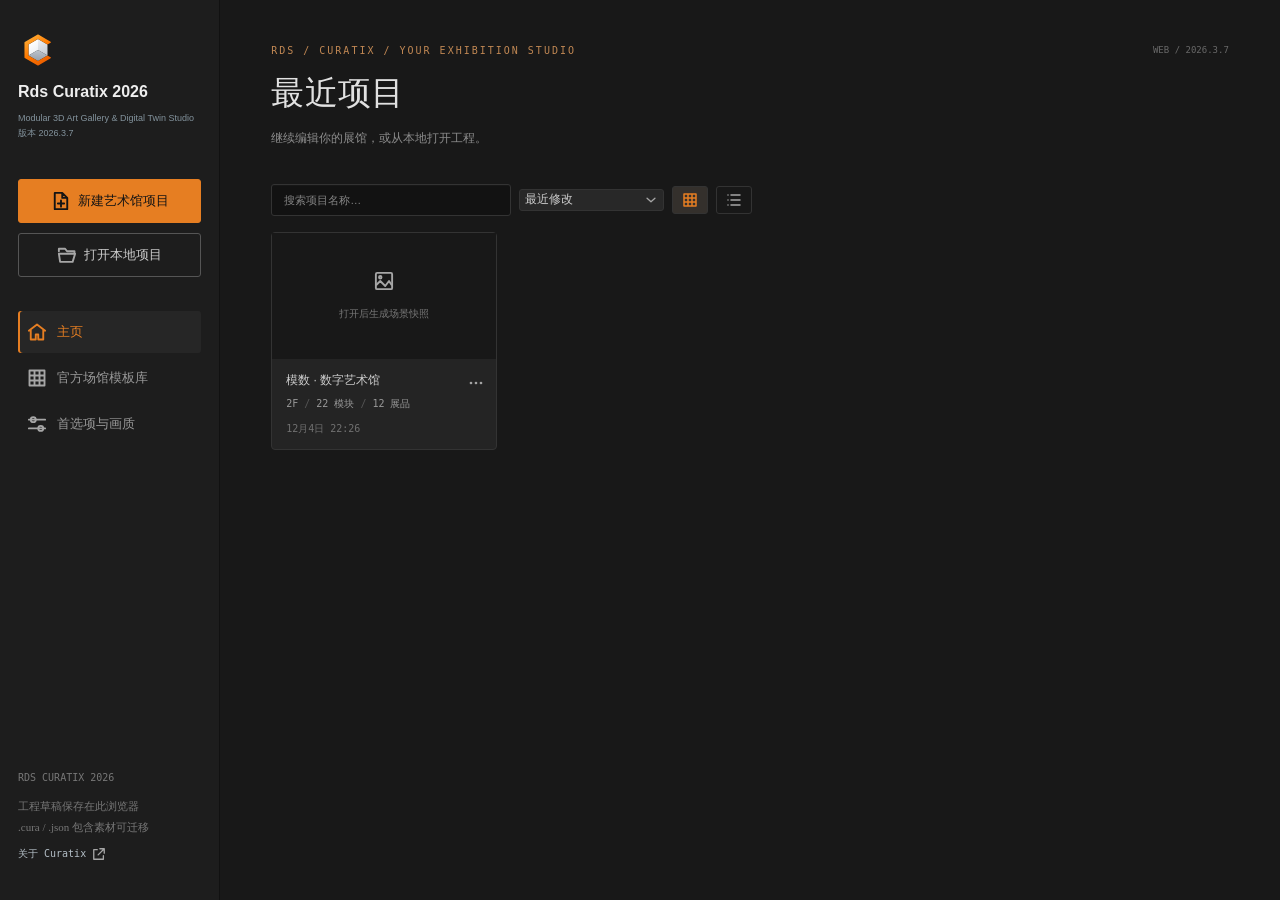
<file: web/index.html>
<!doctype html>
<html lang="zh-CN">
  <head>
    <meta charset="UTF-8" />
    <meta name="viewport" content="width=device-width, initial-scale=1.0" />
    <meta http-equiv="Content-Security-Policy" content="default-src 'self'; script-src 'self' 'wasm-unsafe-eval'; style-src 'self' 'unsafe-inline'; img-src 'self' data: blob: gallery-asset: https:; media-src 'self' blob: gallery-asset: https:; connect-src 'self' blob: data: gallery-asset: https: ws://127.0.0.1:*; worker-src 'self' blob:; font-src 'self' data:; object-src 'none'; base-uri 'self'" />
    <meta name="theme-color" content="#181818" />
    <meta name="description" content="Rds Curatix 2026 — Modular 3D Art Gallery & Digital Twin Studio. 模块化展馆、沉浸影像、数字孪生与影视漫游工作台。" />
    <title>Rds Curatix 2026</title>
    <link rel="icon" href="./favicon.svg" type="image/svg+xml" />
    <link rel="preload" href="./curatix-studio-loading.gif" as="image" media="(prefers-reduced-motion: no-preference)" />
    <script type="module" crossorigin src="./assets/index-B9mApJzk.js"></script>
    <link rel="stylesheet" crossorigin href="./assets/index-kARUQ9k4.css">
  </head>
  <body>
    <div id="app"></div>
  </body>
</html>
</file>
<file: web/assets/index-kARUQ9k4.css>
.space-tools{position:absolute;top:66px;left:64px;right:224px;z-index:13;display:flex;flex-wrap:wrap;gap:4px;align-items:center;pointer-events:auto;font-size:10px;max-width:1020px;padding:5px;background:#1d2026e8;border:1px solid #414750;border-radius:6px;backdrop-filter:blur(12px)}.space-tools[hidden],.space-context[hidden]{display:none}.space-tools button,.space-tools select{background:#292d34;border:1px solid #444b57;color:#c7cdd6;border-radius:3px;font-size:10px;padding:5px 7px;max-width:150px}.space-tools button.active{color:#f5c38c;border-color:#a87540;background:#3d3022}.space-tools span{padding:0 5px;color:#949daa}.space-tools select{min-width:80px}.space-context{position:fixed;z-index:3000;width:252px;padding:6px;background:#252a32;box-shadow:0 12px 40px #0008;border:1px solid #59616c;border-radius:6px}.space-context button{display:block;width:100%;padding:11px 8px;background:transparent;border:0;color:#e4e7ee;text-align:left}.space-context button:hover{background:#3b4656}.space-box-select{position:fixed;z-index:2500;border:1px solid #e99435;background:#e9943526;pointer-events:none}.space-geometry{padding:10px;background:#20262d;border:1px solid #3a4653;border-radius:5px}.space-range output{float:right;color:#e9b675}.space-range input{width:100%;accent-color:#dc964e}.immersive-properties{border-top:1px solid #4a5159;margin-top:16px;padding-top:12px}.immersive-properties h3{font-size:12px;color:#8ecbda}.immersive-properties h3 small{float:right;font-size:10px;color:#9aabb7}.aspect-advisor{margin:12px 0;border:1px solid #365461;border-radius:5px;background:#19252c;padding:10px}.aspect-advisor>strong{font-size:9px;letter-spacing:1px;color:#74b0c6}.aspect-advisor>div{display:grid;grid-template-columns:1fr auto;gap:5px;margin-top:11px}.aspect-advisor span{font-size:11px;color:#9caeb9}.aspect-advisor b{font-size:11px;font-weight:500;color:#c0ced4}.aspect-advisor em{font-size:18px;font-style:normal;color:#c6f0fa}.aspect-advisor small{font-size:10px;color:#92c5cd;align-self:end}.zone-members{margin:18px 0}.zone-members>div{display:flex;gap:4px;margin:5px 0}.zone-members button{border:1px solid #3a414a;background:#292e35;color:#bdc8d3;padding:7px;font-size:11px}.zone-members button:first-child{flex:1;text-align:left}.zone-tree{border-left:2px solid var(--zone-color);margin-left:8px}.zone-tree summary{color:var(--zone-color)}.zone-tree summary button{max-width:170px;white-space:nowrap;overflow:hidden;text-overflow:ellipsis}.space-counts{display:flex;gap:6px;padding:10px 0}.space-counts div{flex:1;background:#222a32;border:1px solid #3b4652;padding:9px 6px;font-size:10px;color:#9db0bc}.space-counts strong{display:block;color:#c3e4eb;font-size:20px;font-weight:500}.zone-banner{position:fixed;left:50%;top:90px;transform:translate(-50%,-8px);background:#162128e8;color:#edf4f7;padding:14px 26px;border:1px solid #5d8a96;border-radius:7px;opacity:0;pointer-events:none;z-index:2300;transition:opacity .6s,transform .6s}.zone-banner.visible{opacity:1;transform:translate(-50%)}.map-zone-sidebar{position:absolute;right:12px;top:12px;width:200px;max-height:80%;overflow:auto;background:#202730eb;padding:10px;border:1px solid #46505f;border-radius:6px}.map-zone-sidebar h3{font-size:11px;margin:0 0 9px;color:#9caec0}.map-zone-sidebar button{display:flex;align-items:center;gap:8px;width:100%;text-align:left;background:#2c3440;border:0;color:#e0e6ef;margin:5px 0;padding:9px;font-size:11px}.map-zone-sidebar i{width:10px;height:10px;border-radius:3px;flex-shrink:0}.map-zone-sidebar small{color:#a6b8c8;font-size:10px}.map-canvas-wrap{position:relative}.relation-node.zone{border-color:#e99435}.relation-node.immersive{border-color:#b885ef}.relation-node.zone header i{background:#e99435}.relation-node.immersive header i{background:#b885ef}@media(max-width:1000px){.space-tools{left:45px;right:12px;top:64px;max-width:calc(100% - 58px)}.space-tools span{display:none}.space-tools button{padding:4px}.map-zone-sidebar{width:160px}}:root{font-family:DM Sans,Microsoft YaHei,PingFang SC,sans-serif;color:#303a33;background:#f6f7f2;font-synthesis:none;--ink:#303a33;--muted:#8a9187;--green:#354c3c;--light:#e7eedf;--line:#e6e9e0;--white:#fcfcf9;--accent:#a6bd8a}*{box-sizing:border-box}body{margin:0;overflow:hidden}button,input,textarea,select{font:inherit}button,a,input,select,textarea{-webkit-tap-highlight-color:transparent}button{cursor:pointer;border:0;background:none;color:inherit}button:disabled{opacity:.35;cursor:not-allowed}button:focus-visible,a:focus-visible{outline:2px solid #789968;outline-offset:3px}button{transition:background .18s,color .18s,box-shadow .18s}button:hover{background:#e9ede3}button svg{flex-shrink:0}input,select,textarea{border:1px solid #dfe4d9;border-radius:7px;background:#fffefb;color:var(--ink);padding:9px 10px;min-width:0;outline:none}input:focus,select:focus,textarea:focus{border-color:#809873;box-shadow:0 0 0 3px #9eb58c18}input[type=color]{height:36px;padding:3px}input[type=checkbox]{accent-color:#506a46}textarea{resize:vertical;min-height:90px}h1,h2,h3,h4,p{margin:0}svg{vertical-align:middle}a{color:inherit;text-decoration:none}small{font-size:10px}button:active{transform:translateY(1px)}.topbar{height:78px;border-bottom:1px solid var(--line);display:flex;align-items:center;padding:0 27px;gap:24px;background:#fcfcf9;position:relative;z-index:3}.brand{display:flex;align-items:center;gap:12px;flex-shrink:0}.brand strong{font-size:21px;letter-spacing:3px;font-weight:650;display:block}.brand strong b{font-size:17px;letter-spacing:1px;padding-left:4px;font-weight:500}.brand small{font-size:7.5px;letter-spacing:1.85px;display:block;color:#8a9285;margin-top:3px}.brand-mark{display:flex;align-items:center;gap:4px;height:35px}.brand-mark i{height:29px;width:7px;display:block;background:#4d6345;transform:skewY(-30deg)}.brand-mark i:nth-child(2){height:21px;background:#90a67d}.brand-mark i:nth-child(3){background:#bac9a4}.top-divider{height:24px;width:1px;background:var(--line)}.project-name{font-size:12px;color:#6b756b;display:flex;gap:15px;white-space:nowrap}.mode-tabs{display:flex;gap:3px;margin:auto;border:1px solid var(--line);border-radius:9px;padding:4px;background:#f5f6f1}.mode-tabs button{display:flex;align-items:center;gap:8px;font-size:12px;padding:8px 16px;border-radius:6px;white-space:nowrap;color:#80887c}.mode-tabs button.active{background:#fff;color:#344b38;box-shadow:0 2px 4px #20331c0a;font-weight:600}.header-actions{display:flex;align-items:center;gap:13px}.saved{display:flex;gap:7px;align-items:center;font-size:10px;color:#8b9385;white-space:nowrap}.saved i,.statusbar>span>i,.live-chip i{display:block;width:5px;height:5px;background:#89a36d;border-radius:50%}.primary-button{display:flex;align-items:center;justify-content:center;gap:9px;background:var(--green);color:#f5f8ee;padding:11px 17px;border-radius:7px;font-size:12px;white-space:nowrap}.primary-button:hover{background:#47634b}.icon-button{width:34px;height:34px;border-radius:6px;display:inline-flex;align-items:center;justify-content:center;color:#6c7867}.text-button{display:inline-flex;align-items:center;justify-content:center;gap:7px;padding:9px 12px;border:1px solid var(--line);border-radius:7px;font-size:12px}.workspace{display:grid;grid-template-columns:64px 250px minmax(340px,1fr) 292px;height:calc(100dvh - 112px)}.rail{display:flex;flex-direction:column;gap:13px;align-items:center;padding:26px 0 19px;border-right:1px solid var(--line);background:#f8f9f4}.rail-button{width:38px;height:38px;display:grid;place-items:center;border-radius:8px;color:#969d90;position:relative}.rail-button.active{background:#e7eddf;color:#536e44}.rail-spacer{flex:1}.avatar{height:29px;width:29px;border-radius:50%;background:#d9e2ce;color:#5f7450;display:grid;place-items:center;font-size:12px;margin-top:2px}.sidebar{background:#fcfcf9;border-right:1px solid var(--line);overflow-y:auto;padding:27px 22px 22px}.section-heading{display:flex;align-items:center;justify-content:space-between;margin-bottom:19px}.section-heading h2{font-size:16px;font-weight:600;letter-spacing:.5px}.eyebrow{font-size:8px;letter-spacing:2px;color:#9ca68e;font-weight:500}.sidebar .eyebrow{margin-bottom:8px;font-size:8px}.tiny-badge{font-size:9px;display:inline-flex;align-items:center;gap:4px;color:#789067;background:#edf2e7;border-radius:4px;padding:4px 7px}.stat-big{font-size:37px;letter-spacing:-1.5px;font-weight:500;line-height:1.2;color:#3e503d}.stat-big span{font-size:11px;letter-spacing:0;color:#8d9685;margin-left:6px}.area-stat{padding:2px 0 22px;border-bottom:1px solid var(--line)}.area-stat p{font-size:11px;color:#949c8d;margin-top:7px}.mini-stats{display:grid;grid-template-columns:1fr 1fr;margin-top:18px}.mini-stat{display:flex;gap:10px;align-items:center}.mini-stat+.mini-stat{border-left:1px solid var(--line);padding-left:18px}.mini-stat>svg{color:#9ca68d}.mini-stat strong{display:block;font-size:22px;font-weight:500}.mini-stat span{font-size:9px;color:#929a89;display:block;margin-top:1px}.sidebar-section{padding-top:25px}.small-heading{font-size:11px;color:#6e7c65;font-weight:600;display:flex;align-items:center;justify-content:space-between;margin-bottom:13px}.small-heading span{font-size:9px;font-weight:400;color:#9aa38e}.floor-item{width:100%;display:flex;align-items:center;gap:11px;border-radius:8px;padding:11px 12px;margin-bottom:5px;text-align:left}.floor-item.active{background:#eaf0e2}.floor-number{font-size:19px;font-weight:500;letter-spacing:-.7px;min-width:29px;color:#60764f}.floor-item strong{font-size:11px;font-weight:500;display:block}.floor-item small{font-size:9px;color:#9aa18e;display:block;margin-top:3px}.floor-item>svg{margin-left:auto;color:#9aaa8a}.all-floors{font-size:10px;width:100%;border:1px dashed #dce3d1;border-radius:6px;padding:8px;margin-top:6px;color:#91a07f}.entity-list{display:flex;flex-direction:column;gap:2px;max-height:210px;overflow-y:auto}.entity-row{display:flex;align-items:center;gap:10px;padding:8px 3px;text-align:left;width:100%;border-radius:5px;font-size:10px;color:#87917c}.entity-row>span{width:6px;height:6px;border-radius:2px;background:#cbd5bc}.entity-row strong{font-weight:400;flex:1}.entity-row small{font-size:8px;color:#a7af9c}.entity-row.selected{color:#3e5c3c;background:#eaf0e2;padding-left:8px}.add-component{width:100%;display:flex;align-items:center;justify-content:center;gap:7px;padding:10px;border:1px solid #d9e0d0;border-radius:7px;font-size:10px;color:#6a7c5e;margin-top:16px}.sidebar-bottom{margin-top:24px;padding:15px 12px;background:#f3f5ec;border-radius:8px}.sidebar-bottom>span{display:flex;align-items:center;gap:7px;font-size:10px;color:#70845c}.sidebar-bottom p{font-size:9px;color:#a0aa92;line-height:1.8;margin-top:6px}.sidebar-bottom button{font-size:10px;color:#75886b;padding:7px 0 0;display:flex;gap:6px;align-items:center}.stage{position:relative;overflow:hidden;background:radial-gradient(ellipse at 45% 42%,#f7f8f2,#eff1e9 53%,#e9ede2);min-width:0}.stage:after{content:"";position:absolute;inset:0;pointer-events:none;background-image:radial-gradient(#bbc5ac66 .7px,transparent .7px);background-size:22px 22px;opacity:.28;z-index:0}.stage-header{position:absolute;left:29px;right:25px;top:30px;display:flex;justify-content:space-between;z-index:1;pointer-events:none}.stage-header .eyebrow{font-size:8px;letter-spacing:2.4px;color:#8e9d7f}.stage-header h1{font-size:23px;font-weight:500;letter-spacing:1.7px;margin-top:9px;color:#41533c}.stage-header p{font-size:10px;color:#9aa58f;margin-top:9px;letter-spacing:.7px}.live-chip{display:flex;align-items:center;gap:6px;height:25px;padding:0 9px;border:1px solid #dbe3cf;border-radius:5px;font-size:9px;color:#899d75;background:#f2f5eac9}#viewport{position:absolute;inset:0;z-index:1;touch-action:none}#viewport canvas{display:block;width:100%;height:100%;outline:none}.loading{display:flex;flex-direction:column;align-items:center;justify-content:center;gap:15px;position:absolute;inset:0;background:#eff2e9;z-index:3}.loading strong{font-size:15px;font-weight:500;color:#607454}.loading small{color:#93a086;font-size:11px}.loader-ring{width:34px;height:34px;border:2px solid #d9e3cf;border-top-color:#6d8658;border-radius:50%;animation:spin 1s linear infinite}@keyframes spin{to{transform:rotate(360deg)}}.stage-top-tools{position:absolute;left:28px;top:142px;display:flex;align-items:center;gap:8px;z-index:2}.segmented{display:flex;background:#ffffffba;border:1px solid #dfe5d7;border-radius:7px;padding:3px;box-shadow:0 2px 10px #2e44240a}.segmented button{font-size:10px;border-radius:4px;padding:6px 13px;color:#9ba78e}.segmented button.active{background:#e1e9d6;color:#5e764c}.stage-top-tools>.icon-button{border:1px solid #dfe5d7;background:#ffffffb3;height:32px;width:32px}.canvas-tools{position:absolute;bottom:60px;left:50%;transform:translate(-50%);z-index:2;display:flex;gap:8px;white-space:nowrap}.tool-group{display:flex;align-items:center;background:#ffffffd9;backdrop-filter:blur(16px);border:1px solid #dce3d1;border-radius:9px;padding:5px;box-shadow:0 4px 12px #293b1e08}.tool-group .icon-button{color:#8c9d7b}.tool-group .icon-button.active{background:#e3ebd8;color:#4c6940}.tool-separator{height:18px;width:1px;background:#e3e8db;margin:0 4px}.edit-tools{display:none}body.editing .edit-tools{display:flex}.north{position:absolute;right:26px;bottom:79px;z-index:2;color:#a3b097;text-align:center;pointer-events:none;display:flex;flex-direction:column;align-items:center;gap:4px}.north span{font-size:9px}.north small{font-size:7px;letter-spacing:1px;margin-top:7px}.stage-bottom{position:absolute;left:25px;right:24px;bottom:20px;z-index:2;display:flex;justify-content:space-between;font-size:8px;color:#9ba78f}.stage-bottom em{font-style:normal;margin:0 7px;color:#bbc4af}.stage-bottom svg{margin-right:5px}.placement-status{position:absolute;top:187px;left:30px;font-size:10px;padding:7px 11px;border-radius:5px;background:#fffdf5c9;color:#7c8c68;z-index:2;display:none}body.editing .placement-status{display:block}body.placing #viewport{cursor:crosshair}.inspector{background:#fcfcf9;border-left:1px solid var(--line);overflow-y:auto;padding:27px 22px}.inspector .section-heading{margin-bottom:18px}.inspector .section-heading h2{font-size:13px}.collection-cover{position:relative;height:185px;background:#dde4cf;border-radius:8px;overflow:hidden;padding:18px;margin-bottom:17px}.collection-cover:before{content:"";position:absolute;width:140px;height:140px;border-radius:50%;background:#c1cdb3;right:-24px;top:28px}.collection-cover:after{content:"";position:absolute;width:95px;height:120px;border:1px solid #94aa82;border-radius:50% 50% 0 0;right:25px;bottom:-28px;transform:rotate(-24deg)}.cover-eyebrow{font-size:7px;letter-spacing:2px;color:#6f835e;position:relative;z-index:1}.collection-cover h3{font-size:24px;font-weight:450;line-height:1.5;letter-spacing:2px;color:#4d6340;margin-top:18px;position:relative;z-index:1}.collection-cover .cover-en{font-size:8px;letter-spacing:1.5px;color:#7e936d;margin-top:6px}.collection-cover .cover-foot{position:absolute;left:18px;bottom:14px;display:flex;gap:10px;font-size:7px;letter-spacing:1px;color:#81966f}.collection-meta{display:flex;justify-content:space-between;align-items:center;margin-bottom:17px}.collection-meta strong{font-size:12px;font-weight:500}.collection-meta span{font-size:9px}.progress-track{height:4px;background:#edf0e8;border-radius:5px;overflow:hidden;margin-top:9px}.progress-track i{display:block;height:100%;background:#adbd93;border-radius:5px}.progress-caption{display:flex;justify-content:space-between;font-size:9px;color:#99a28d;margin-top:8px}.divider{height:1px;background:var(--line);margin:22px 0}.collection-stats{display:grid;grid-template-columns:1fr 1fr;gap:15px;margin-top:20px}.metric{padding:12px;border:1px solid #e7ebdf;border-radius:7px}.metric span{font-size:9px;color:#8f9a82;display:flex;align-items:center;gap:5px}.metric strong{font-size:27px;font-weight:500;color:#4e6243;display:block;margin-top:8px;letter-spacing:-1px}.media-bar-row{display:flex;align-items:center;gap:8px;margin-top:13px;font-size:9px;color:#8c9980}.media-bar-row>svg{color:#9caa8d}.media-bar-row>span{min-width:47px}.media-bar-row .media-bar{height:4px;border-radius:5px;background:#edf0e8;flex:1}.media-bar-row .media-bar i{display:block;height:100%;background:#b8c8a3;border-radius:5px}.media-bar-row strong{font-size:11px;font-weight:500;min-width:13px;text-align:right}.preview-artworks{display:flex;gap:7px;margin-top:13px}.preview-artworks button{padding:0;flex:1;min-width:0;height:72px;overflow:hidden;border-radius:5px}.preview-artworks img{height:100%;width:100%;object-fit:cover}.link-button{font-size:10px;color:#789165;padding:10px 0;display:flex;align-items:center;justify-content:space-between;width:100%}.ambient-card{display:flex;align-items:center;gap:11px;border:1px solid #e2e8d7;padding:12px;border-radius:7px;text-align:left;width:100%}.ambient-icon{background:#edf1e4;color:#9cae86;border-radius:7px;padding:9px}.ambient-card strong{font-size:10px;font-weight:500;display:block}.ambient-card small{font-size:8px;color:#9aa58d;display:block;margin-top:4px}.ambient-card>svg{margin-left:auto;color:#9aac88}.statusbar{height:34px;background:#fbfcf7;border-top:1px solid var(--line);display:flex;justify-content:space-between;align-items:center;padding:0 20px 0 24px;font-size:9px;color:#9ba58f}.statusbar>span{display:flex;align-items:center;gap:8px}.footer-right{display:flex;align-items:center;gap:20px!important}.footer-right b{font-size:8px;font-weight:400;letter-spacing:.4px;border-left:1px solid var(--line);padding-left:20px}.statusbar .icon-button{width:25px;height:25px}.statusbar .icon-button svg{width:14px}.property-title{font-size:16px!important;line-height:1.5}.property-kind{font-size:10px;color:#9aa58e;margin-bottom:20px}.property-group{margin-top:20px}.property-group h3{font-size:11px;font-weight:500;color:#7f8e70;margin-bottom:12px}.form-row{display:grid;grid-template-columns:1fr 1fr;gap:10px;margin-bottom:12px}.form-row.three{grid-template-columns:1fr 1fr 1fr;gap:6px}.field{display:flex;flex-direction:column;gap:6px;font-size:10px;color:#8f9c82;margin-bottom:11px}.field input,.field select,.field textarea{font-size:11px;width:100%}.check-field{display:flex;gap:7px;align-items:center;font-size:11px;color:#7c8c6c;margin:11px 0}.property-buttons{display:flex;gap:7px;margin:20px 0}.property-buttons button{flex:1;font-size:10px}.danger-button{color:#b66755}.property-note{font-size:10px;color:#96a287;line-height:1.8;padding:12px;border-radius:6px;background:#f2f5eb}.binding-list{display:flex;flex-direction:column;gap:5px;max-height:140px;overflow:auto;border:1px solid var(--line);border-radius:6px;padding:8px}.binding-list label{display:flex;align-items:center;gap:5px;font-size:10px}.apply-button{width:100%;margin-top:16px}dialog{color:var(--ink);padding:0;border:1px solid #dfe5d7;border-radius:15px;background:#fafbf5;box-shadow:0 25px 100px #25381c29;max-height:90dvh;overflow:auto}dialog::backdrop{background:#2430213b;backdrop-filter:blur(7px)}.dialog-heading{display:flex;align-items:center;justify-content:space-between;padding:25px 28px 20px;border-bottom:1px solid var(--line);gap:15px}.dialog-heading h2{font-size:22px;font-weight:500;letter-spacing:1px;margin-top:6px}.dialog-heading h2 span{font-size:12px;margin-left:7px;color:#9aa58c}.inline-actions{display:flex;align-items:center;gap:12px}.cms-dialog{width:min(1160px,94vw)}.cms-toolbar{display:flex;align-items:center;gap:20px;padding:24px 28px 15px;flex-wrap:wrap}.search-box{display:flex;align-items:center;gap:10px;border:1px solid #e0e6d6;background:#fffef9;border-radius:7px;padding:0 12px;color:#98a68b;flex:1;min-width:190px}.search-box input{border:0;background:none;box-shadow:none;width:100%;font-size:12px}.filter-tabs{display:flex;gap:4px}.filter-tabs button{padding:8px 13px;border-radius:5px;font-size:11px;color:#8d9a7f}.filter-tabs button.active{background:#e5edd9;color:#597347}.cms-toolbar select{font-size:11px}.tag-filters{padding:0 28px 20px;display:flex;gap:6px;flex-wrap:wrap}.tag-filters button{font-size:10px;border:1px solid #e0e6d5;border-radius:20px;padding:5px 11px;color:#8b9b7c}.tag-filters button.active{background:#e5edd9;color:#5b7348;border-color:#bccdab}.cms-grid{padding:0 28px 28px;display:grid;grid-template-columns:repeat(4,1fr);gap:18px}.art-card{border:1px solid #e1e6d8;border-radius:10px;background:#fffefa;overflow:hidden}.art-thumb{height:170px;width:100%;padding:0;position:relative;overflow:hidden;background:#e9eddc}.art-thumb img{width:100%;height:100%;object-fit:cover;transition:transform .4s}.art-thumb:hover img{transform:scale(1.04)}.art-state{position:absolute;left:10px;top:10px;font-size:8px;padding:4px 7px;border-radius:4px;background:#f4f7edf0;color:#698156}.art-state.paused{background:#ece4d6f5;color:#aa8962}.art-card-body{padding:14px}.art-card h3{font-size:13px;font-weight:500}.art-author{font-size:10px;color:#9aa68d;margin:7px 0 13px}.art-card-foot{display:flex;align-items:center;justify-content:space-between;border-top:1px solid var(--line);padding-top:9px}.art-card-foot>span{font-size:9px;color:#9aa68c}.art-actions{display:flex;gap:1px}.art-actions .icon-button{width:26px;height:26px}.art-actions svg{width:14px}.cms-footnote{padding:15px 28px;border-top:1px solid var(--line);font-size:10px;color:#9ba78d}.empty-state{grid-column:1/-1;padding:65px 20px;text-align:center;color:#93a17e;font-size:13px}.form-dialog{width:min(560px,92vw)}.form-content{padding:24px 28px}.form-content .field{font-size:11px}.form-content .field input,.form-content .field select,.form-content .field textarea{font-size:12px}.file-drop{padding:20px;border:1px dashed #c6d3b6;background:#f0f5e7;border-radius:8px;display:flex;flex-direction:column;gap:10px;margin-bottom:20px}.file-drop input{width:100%;font-size:11px;background:transparent;border:0}.file-drop p{font-size:10px;line-height:1.8;color:#98a587}.form-error{color:#b16956;font-size:11px;line-height:1.6;margin:12px 0}.form-help{font-size:10px;line-height:1.9;color:#98a58b}.form-help a{text-decoration:underline}.form-footer{display:flex;justify-content:flex-end;gap:10px;margin-top:20px}.detail-dialog{width:min(1000px,94vw)}.detail-body{display:grid;grid-template-columns:1.4fr 1fr}.detail-media{min-height:400px;max-height:65vh;background:#e9ede1;display:flex;align-items:center;justify-content:center;position:relative;padding:25px}.detail-media img,.detail-media video{max-width:100%;max-height:60vh;object-fit:contain}.detail-media canvas{width:100%!important;height:100%!important;position:absolute;inset:0}.detail-info{padding:35px 30px}.detail-info h2{font-size:27px;font-weight:450;margin:18px 0 10px}.detail-info .author{font-size:12px;color:#94a084;margin-bottom:30px}.detail-info p{font-size:12px;line-height:2.1;color:#7e8c71}.detail-tags{display:flex;gap:6px;margin-top:23px;flex-wrap:wrap}.detail-tags span{border:1px solid #dce4d0;padding:5px 9px;border-radius:4px;font-size:9px;color:#8c9c7a}.detail-close{position:absolute;top:12px;right:12px;z-index:4;background:#f8fbf0d9}.theme-grid{display:grid;grid-template-columns:1fr 1fr;gap:10px;margin-bottom:23px}.theme-option{display:flex;gap:11px;align-items:center;text-align:left;border:1px solid #dfe5d5;border-radius:8px;padding:13px;font-size:11px}.theme-option.active{border-color:#92ab77;background:#eef3e6}.theme-swatch{display:flex;height:30px;width:32px;overflow:hidden;border-radius:4px}.theme-swatch i{width:50%;height:100%}.library-dialog{width:min(700px,92vw)}.library-section{padding:22px 26px 6px}.library-section h3{font-size:12px;font-weight:500;color:#80936d;margin-bottom:13px}.library-grid{display:grid;grid-template-columns:repeat(4,1fr);gap:10px}.library-item{display:flex;flex-direction:column;align-items:center;gap:10px;padding:18px 6px;border:1px solid #dfe6d5;border-radius:8px;background:#f3f6ed;font-size:11px;color:#768b62}.library-item svg{width:30px;height:30px;stroke-width:1.2}.library-item small{font-size:8px;color:#a0ad93}.library-foot{font-size:10px;color:#98a68c;padding:22px 26px}.shortcut{display:flex;justify-content:space-between;gap:15px;padding:10px 0;border-bottom:1px solid var(--line);font-size:11px;color:#889a77}.shortcut kbd{font-family:inherit;color:#657e53;font-size:10px;background:#edf2e4;border-radius:3px;padding:2px 7px}.warning-list{color:#a27d4e;font-size:11px;line-height:2;padding:15px;background:#f4eedf;border-radius:6px}.form-content h3{font-size:13px;margin-bottom:12px;font-weight:500}#toasts{position:fixed;bottom:55px;left:50%;transform:translate(-50%);display:flex;flex-direction:column;gap:8px;align-items:center;z-index:100;pointer-events:none}.toast{max-width:80vw;background:#354931ef;color:#f3f8e9;border:1px solid #7c90694d;padding:12px 20px;border-radius:8px;font-size:12px;box-shadow:0 10px 35px #20331922;animation:toast .2s ease-out}@keyframes toast{0%{opacity:0;transform:translateY(8px)}to{opacity:1;transform:none}}.roam-ui{display:none}.roaming .stage{height:100%;background:#e4e6dd}.roaming .sidebar,.roaming .inspector,.roaming .rail,.roaming .stage-header,.roaming .stage-top-tools,.roaming .canvas-tools,.roaming .north,.roaming .stage-bottom,.roaming .placement-status{display:none}.roaming .roam-ui{display:block;position:absolute;inset:0;z-index:3;pointer-events:none}.roam-exit{position:absolute;left:22px;top:22px;background:#fafbf2dc;border-color:#d8e1cd;pointer-events:auto}.roam-exit svg{transform:rotate(180deg)}.reticle{width:5px;height:5px;background:#ffffffde;box-shadow:0 0 0 1px #526044;border-radius:50%;position:absolute;left:50%;top:50%}.art-in-range .reticle{width:10px;height:10px;box-shadow:0 0 0 3px #fff5}.roam-hint{position:absolute;bottom:35px;left:50%;transform:translate(-50%);text-align:center;background:#273b25c9;padding:12px 22px;border-radius:9px;color:#edf3e2;white-space:nowrap;backdrop-filter:blur(10px)}.roam-hint strong{font-size:11px;font-weight:450;display:block}.roam-hint small{font-size:9px;opacity:.6;display:block;margin-top:7px}.pointer-locked .roam-exit,.mobile-roam{display:none}.fixture-tree{margin-top:12px}.fixture-tree summary{cursor:pointer;font-size:10px;color:#849577;padding:8px 3px}.fixture-tree summary span{float:right;color:#9baa8a}.fixture-tree .entity-list{max-height:170px}*{scrollbar-width:thin;scrollbar-color:#d4ddc6 transparent}::-webkit-scrollbar{width:5px}::-webkit-scrollbar-thumb{background:#d4ddc6;border-radius:10px}@media(min-width:1650px){.workspace{grid-template-columns:72px 276px minmax(340px,1fr) 320px}.sidebar,.inspector{padding-left:26px;padding-right:26px}.stage-header{left:38px;top:35px}.stage-header h1{font-size:28px}.stage-top-tools{left:38px;top:152px}.collection-cover{height:210px}.collection-cover h3{font-size:28px}}@media(max-width:1240px){.workspace{grid-template-columns:54px 215px minmax(300px,1fr) 250px}.topbar{gap:15px;padding:0 18px}.project-name,.top-divider{display:none}.mode-tabs button{padding:8px 11px}.sidebar,.inspector{padding:24px 16px}.stage-header{left:22px;top:25px}.stage-header h1{font-size:21px;letter-spacing:.5px}.saved{display:none}.stage-bottom>span:first-child{max-width:180px;font-size:7px}.north{right:16px}.cms-grid{grid-template-columns:repeat(3,1fr)}}@media(max-width:1000px){.workspace{grid-template-columns:50px 200px minmax(300px,1fr)}.inspector{display:none}.editing .inspector{display:block;position:absolute;right:10px;top:150px;bottom:60px;width:245px;z-index:5;border:1px solid #dce4d0;border-radius:12px;box-shadow:0 10px 50px #30422216}.header-actions{gap:5px}.brand strong{font-size:18px}.brand strong b{font-size:13px}.brand small{font-size:6px}.mode-tabs{margin-left:auto;margin-right:8px}.topbar{gap:12px}.primary-button{padding:10px 12px}.stage-header h1{font-size:24px}.live-chip{display:none}}@media(max-width:760px){.topbar{height:65px;padding:0 14px}.brand{gap:8px}.brand strong{font-size:16px;letter-spacing:1px}.brand strong b{font-size:12px}.brand small{font-size:5px;letter-spacing:1px}.brand-mark{gap:3px}.brand-mark i{width:5px;height:24px}.brand-mark i:nth-child(2){height:17px}.mode-tabs{position:fixed;bottom:16px;left:50%;transform:translate(-50%);margin:0;background:#fafcf4e8;z-index:20;padding:5px;box-shadow:0 8px 35px #26391d16;backdrop-filter:blur(12px);border-radius:11px}.mode-tabs button{font-size:10px;padding:10px 14px;gap:6px}.header-actions{margin-left:auto}.header-actions>.icon-button{display:none}.header-actions>.primary-button{font-size:10px;padding:9px 10px}.header-actions>.primary-button svg:last-child{display:none}.workspace{height:calc(100dvh - 65px);display:block}.sidebar,.inspector,.rail,.statusbar{display:none}.stage{height:100%;width:100%}.stage-header{left:22px;top:26px}.stage-header h1{font-size:24px;margin-top:8px}.stage-header p{font-size:10px}.stage-top-tools{left:22px;top:132px}.canvas-tools{bottom:91px;left:22px;transform:none}.north{bottom:112px;right:17px}.stage-bottom{bottom:77px;left:23px;font-size:7px}.stage-bottom>span:first-child{display:none}.stage-bottom>span:last-child{margin-left:auto}.editing .inspector{width:min(270px,78vw);top:180px;bottom:160px;max-height:55vh;opacity:.98}.editing .edit-tools{position:absolute;bottom:52px;left:0}.placement-status{top:175px;left:22px;right:22px;font-size:9px}.cms-grid{grid-template-columns:repeat(2,1fr);gap:12px;padding:0 16px 20px}.cms-toolbar{padding:18px 16px 12px;gap:12px}.search-box{width:100%;flex:auto}.filter-tabs{flex:1;gap:0}.filter-tabs button{padding:7px 9px;font-size:10px}.cms-toolbar select{max-width:95px;font-size:10px;padding:7px}.tag-filters{padding:0 16px 17px}.dialog-heading{padding:20px 18px 16px}.dialog-heading h2{font-size:19px}.dialog-heading .eyebrow{font-size:7px}.dialog-heading .primary-button{font-size:10px;padding:8px 10px}.inline-actions{gap:4px}.art-thumb{height:145px}.art-card-body{padding:11px}.art-card h3{font-size:12px}.cms-footnote{font-size:9px;padding:14px 16px}.detail-body{display:block}.detail-media{min-height:280px;max-height:40vh}.detail-media img,.detail-media video{max-height:36vh}.detail-info{padding:22px}.detail-info h2{font-size:22px}.detail-info .author{margin-bottom:18px}.form-content{padding:20px}.library-grid{grid-template-columns:repeat(3,1fr)}.library-section{padding:20px 17px 3px}.library-item{font-size:10px}.roaming .mode-tabs{display:none}.roam-hint{bottom:27px;padding:10px 14px}.roam-hint small{display:none}.roam-hint strong{font-size:9px}#toasts{bottom:85px}}@media(pointer:coarse){.roaming .mobile-roam{display:block;pointer-events:none}.roaming #joystick{position:absolute;bottom:95px;left:28px;width:105px;height:105px;border-radius:50%;background:#edf5e124;border:1px solid #ffffff4d;display:flex;align-items:center;justify-content:center;pointer-events:auto;touch-action:none;backdrop-filter:blur(6px)}#joystick span{width:43px;height:43px;border-radius:50%;background:#edf5e17a;border:1px solid #ffffff44}.touch-buttons{position:absolute;right:24px;bottom:105px;display:flex;gap:9px;pointer-events:auto}.touch-buttons button{height:44px;width:44px;border-radius:50%;background:#f6faedbb;border:1px solid #fff6;font-size:10px}.roam-hint small{display:none}.roam-exit{font-size:10px}}@media(prefers-reduced-motion:reduce){*{animation-duration:.01ms!important;transition:none!important}}.quality-control{position:absolute;right:24px;top:105px;z-index:6;display:flex;gap:3px;align-items:center;padding:4px;border:1px solid #dce3d2;border-radius:9px;background:#f9fbf2ee;backdrop-filter:blur(12px);box-shadow:0 3px 15px #354b2d08}.quality-control>span{font-size:9px;padding:0 7px;color:#8b967e}.quality-control button{padding:7px 10px;border-radius:6px;font-size:10px;color:#88977c}.quality-control button.active{background:#e1eacd;color:#566b43}.roaming .quality-control{top:22px;right:22px}.pointer-locked .quality-control{display:none}@media(max-width:760px){.quality-control{top:180px;left:22px;right:auto}.quality-control button{padding:6px 9px}.roaming .quality-control{top:70px;left:22px;right:auto}.editing .quality-control{top:135px;left:auto;right:14px}.editing .quality-control>span{display:none}}:root{font-family:Inter,Microsoft YaHei,sans-serif;font-size:12px;color:#c5c5c5;background:var(--bg-panel);--ink:#d0d0d0;--muted:#929292;--green:#e67e22;--light:#373737;--line:#111;--white:#282828;--accent:#e67e22;color-scheme:dark}[hidden]{display:none!important}*{scrollbar-width:thin;scrollbar-color:#4b4b4b #222}body{background:var(--bg-panel)}button,input,select,textarea,dialog{border-radius:3px!important}button{transition:background .1s}button:hover{background:#424242;color:#eee}button:focus-visible{outline:1px solid var(--accent)}button:disabled{opacity:.33}input,select,textarea{background:var(--bg-blueprint);border:1px solid var(--border-panel);color:#d2d2d2;padding:5px 7px;font-size:11px;box-shadow:inset 0 1px #ffffff05}input:focus,select:focus,textarea:focus{border-color:var(--accent-blue);box-shadow:none}input[type=number],output,kbd,.floor-number,.stat-big,.mini-stat strong,#scene-stats,#render-metrics,.outliner-foot{font-family:JetBrains Mono,Consolas,monospace;font-variant-numeric:tabular-nums}input[type=number]{cursor:ew-resize}input[type=checkbox]{accent-color:var(--accent)}.primary-button{background:#8c501f;border:1px solid #c07734;color:var(--icon-hover);padding:5px 10px;font-size:11px}.primary-button:hover{background:#ad6329}.text-button{padding:4px 8px;border-color:var(--border-panel)}.icon-button{width:25px;height:25px}.divider{background:var(--border-panel);margin:12px 0}dialog::backdrop{background:#0008;backdrop-filter:none}.form-help,.property-note{color:#979797}.topbar{height:28px;min-height:28px;padding:0 7px;gap:5px;background:var(--bg-select);border-bottom:1px solid var(--border-panel);box-shadow:inset 0 1px var(--border-hover);z-index:40}.brand{gap:6px;margin-right:8px}.brand strong{font-size:11px;letter-spacing:1px}.dcc-logo{display:grid;place-items:center;width:18px;height:18px;background:var(--accent);color:#161616;font-weight:800;border-radius:2px}.mode-tabs{height:28px;position:static;transform:none;gap:1px;border:0;border-radius:0!important;padding:0;background:none;margin:0 5px}.mode-tabs button{font-size:10px;gap:4px;padding:0 9px;border-radius:2px 2px 0 0!important;color:#a5a5a5}.mode-tabs button.active{background:#3c3c3c;color:#f3f3f3;box-shadow:inset 0 2px var(--accent)}.header-actions{margin-left:auto;gap:10px;min-width:0}.saved{font-size:8px}.saved i{background:#7a9a67}#scene-stats{font-size:9px;color:#a8a8a8;white-space:nowrap}.global-menu{position:relative}.global-menu summary{font-size:11px;padding:5px;cursor:pointer;list-style:none}.global-menu>div{position:absolute;top:24px;left:0;min-width:155px;display:grid;padding:4px;background:var(--bg-select);border:1px solid var(--border-panel);box-shadow:0 5px 18px #0008}.global-menu button{text-align:left;padding:7px;white-space:nowrap;font-size:11px}.workspace{height:calc(100dvh - 50px);display:grid;grid-template-columns:minmax(0,1fr) 300px;gap:1px;background:var(--border-panel);overflow:hidden}.workspace>.rail{display:none}.stage{position:relative;min-width:0;height:100%;background:#202226;overflow:hidden}.stage-header,.north{display:none}.right-dock{display:grid;grid-template-rows:minmax(180px,38%) minmax(0,1fr);min-height:0;overflow:hidden;border-left:1px solid var(--border-panel);background:var(--bg-select)}.right-dock .sidebar{display:block;padding:0;border:0;border-bottom:2px solid var(--border-panel);background:var(--bg-select);overflow:hidden}.right-dock .inspector{display:block;position:relative;inset:auto;width:auto;height:auto;max-height:none;opacity:1;background:var(--bg-select);padding:10px 12px 12px 38px;overflow:auto;border:0}.dock-title{height:25px;display:flex;align-items:center;justify-content:space-between;padding:0 9px;font-size:10px;letter-spacing:.5px;background:#303030;border-bottom:1px solid var(--border-panel);box-shadow:inset 0 1px #393939;color:#bbb}.dock-title button{font-size:15px;padding:0 4px}.outliner-tree{height:calc(100% - 47px);overflow:auto}.outliner-tree details{border:0}.outliner-tree summary{height:25px;padding:4px 7px;font-size:10px;white-space:nowrap;color:#bbb;cursor:pointer;background:#252525}.outliner-tree summary button{font-family:Consolas,monospace;color:#ddd;padding:1px 5px}.outliner-tree small{float:right;font:9px Consolas,monospace;color:#777}.outliner-row{height:23px;display:flex;align-items:center;padding-left:20px}.outliner-row.selected{background:#3d5b7c}.outliner-row>button:first-child{display:flex;gap:7px;align-items:center;flex:1;min-width:0;text-align:left;font-size:11px;padding:3px;color:#bfc4cb}.outliner-row>button:first-child span{white-space:nowrap;overflow:hidden;text-overflow:ellipsis}.outliner-row>button{font-size:12px;width:24px;padding:2px;color:#979797}.outliner-row.isolated>button:first-child{opacity:.4}.outliner-foot{height:22px;padding:4px 8px;font-size:9px;background:#222;display:flex;justify-content:space-between}.section-heading{margin-bottom:10px;border-bottom:1px solid #171717;padding-bottom:5px}.section-heading h2{font-size:10px;font-weight:500;letter-spacing:1px}.property-title{font-size:13px;font-weight:500}.property-kind{font-size:9px;color:#989898;margin:4px 0 10px}.property-group{border-top:1px solid var(--border-panel);padding-top:9px;margin-top:10px}.property-group h3{font-size:10px;margin-bottom:7px;color:#bbb}.field{font-size:10px;gap:4px;margin-bottom:7px;color:#a9a9a9}.form-row{gap:6px}.check-field{font-size:10px;padding:4px 0}.binding-list{max-height:130px;background:#202020;padding:5px;border:1px solid var(--border-panel)}.binding-list label{font-size:10px;line-height:1.7}.apply-button{width:100%;margin-top:8px}.property-note{font-size:9px;line-height:1.6;margin-top:10px}.property-tabs{position:absolute;left:3px;top:40px;display:grid;gap:4px;width:27px}.property-tabs button{width:27px;height:28px;font-size:16px;background:#222}.property-tabs .active{color:#f2a65b;background:var(--border-hover);border-left:2px solid var(--accent)}.property-buttons{gap:4px;margin:10px 0}.property-buttons .text-button{font-size:10px;gap:4px}.floor-lift{display:flex;gap:5px;margin-bottom:10px}.floor-lift button{font-size:9px;flex:1;background:var(--border-control);border:1px solid #161616;padding:5px 2px}.material-shortcut{display:none;font-size:10px;line-height:1.6}.material-shortcut button{padding:7px;background:#414141;color:#e6a45d}.material-shortcut p{margin:10px 0;color:#999}#inspector[data-tab=material] .material-shortcut{display:block}#inspector[data-tab=material] #inspector-form{display:none}#inspector[data-tab=transform] [data-property-section]:not([data-property-section=transform]),#inspector[data-tab=light] [data-property-section]:not([data-property-section=light]),#inspector[data-tab=exhibit] [data-property-section]:not([data-property-section=exhibit]){display:none}.collection-cover{height:72px;background:#303030;padding:10px;border:1px solid var(--border-panel)}.collection-cover h3{font-size:18px;line-height:1.1}.cover-eyebrow,.cover-en,.cover-foot,.preview-artworks{display:none}.collection-meta{margin:9px 0;font-size:10px}.collection-stats{margin:10px 0;gap:8px}.metric{padding:8px;background:#202020;border:1px solid var(--border-panel)}.metric strong{font-size:22px;color:#bbb}.media-bar-row{font-size:10px}.media-bar{background:#191919}.media-bar i{background:#9f6b3d}.progress-track{background:var(--bg-canvas)}.progress-track i{background:#a17445}.tiny-badge{background:var(--border-control);color:#aaa;border-radius:2px}.link-button{font-size:10px;color:#d19a67}.ambient-card{background:#202020;border:1px solid var(--border-panel);padding:9px;font-size:10px}.ambient-icon{background:var(--border-control);color:#c6894a}.editor-overlay{position:absolute;z-index:8;top:6px;left:8px;display:none;gap:7px;align-items:center}.editing .editor-overlay{display:flex}.layer-switch,.snap-settings{display:flex;align-items:center;gap:1px;border:1px solid var(--border-panel);background:#2d2d2d;padding:2px}.editor-overlay button{font-size:10px;padding:4px 6px;color:#b5b5b5}.editor-overlay button.active{background:#744a28;color:#f5c69b}.editor-overlay kbd{font-size:8px;background:#222;padding:1px 3px;margin-left:3px}.snap-settings select{font-size:9px;height:22px;padding:2px 4px;border:0;background:#202020}.viewport-toolbar{position:absolute;z-index:6;left:6px;top:43px;width:36px;display:grid;gap:2px;padding:3px;background:#282828e8;border:1px solid var(--border-panel)}.viewport-toolbar button{height:30px;display:grid;place-items:center;position:relative;color:#aaa}.viewport-toolbar button kbd{position:absolute;right:1px;bottom:0;font-size:7px;color:#818181}.viewport-toolbar button.active{background:#414141;border-left:2px solid var(--accent);color:#f3bd8c}.stage-top-tools{top:5px;right:7px;left:auto;display:flex;max-width:45%;padding:0;background:none;border:0;z-index:6}.segmented{display:flex;flex-wrap:wrap;gap:1px;border:1px solid var(--border-panel);background:var(--bg-select);padding:2px;border-radius:2px}.segmented button{padding:3px 7px;font:10px Consolas,monospace;color:#aaa}.segmented button.active{background:#49688a;color:var(--icon-hover)}.stage-top-tools>.icon-button{display:none}.editing .stage-top-tools{top:44px}.quality-control{inset:auto 8px 30px auto;background:#282828e8;border:1px solid var(--border-panel);box-shadow:none;backdrop-filter:none;padding:2px}.quality-control>span{font-size:8px;color:#888}.quality-control button{font-size:9px;padding:4px 6px;color:#aaa}.quality-control button.active{background:#4b4b4b;color:#e7ae78}.canvas-tools{left:50%;bottom:27px;transform:translate(-50%);padding:2px;border:1px solid var(--border-panel);background:#282828ed;box-shadow:none;gap:2px}.canvas-tools .icon-button{width:25px;height:25px;color:#bbb}.canvas-tools .active{color:#e9a064}.tool-separator{background:var(--border-panel)}.stage-bottom{left:8px;right:8px;bottom:5px;font-size:9px;color:#777}.stage-bottom em{color:var(--icon-disabled)}.placement-status{left:52px;top:auto;bottom:61px;font:10px Consolas,Microsoft YaHei,monospace;background:#222c;border:1px solid #454545;color:#aaa;padding:5px;max-width:75%}.statusbar{height:22px;background:var(--bg-subpanel);border-top:1px solid var(--border-panel);padding:0 8px;font-size:9px;color:#949494}.footer-right{gap:15px}.footer-right b{display:none}.statusbar .icon-button{height:19px;width:22px}.statusbar .footer-right #selection-info{font-size:9px}#axis-nav{position:absolute;z-index:7;right:14px;top:72px;width:76px;height:76px;border:1px solid var(--border-hover);border-radius:50%;background:#25282b99}#axis-nav button{position:absolute;border-radius:50%!important;width:20px;height:20px;font:11px Consolas,monospace;padding:0;border:1px solid #0008;transform:translate(-50%,-50%)}.axis-x{left:85%;top:55%;background:#913f42;color:#ffd2d2}.axis-y{left:50%;top:15%;background:#4e7840;color:#d8f1cb}.axis-z{left:20%;top:75%;background:#395f9a;color:#d1e2ff}.axis-center{left:50%;top:50%;width:12px!important;height:12px!important;background:#777;color:#ddd}#transform-hud{position:absolute;z-index:10;top:78px;left:50%;transform:translate(-50%);padding:7px 12px;border:1px solid #e67e2266;background:#151515e8;color:#e7a86f;font-size:17px;pointer-events:none}.guide-label{position:absolute;z-index:9;transform:translate(-50%,-50%);pointer-events:none;font:10px Consolas,monospace;background:#111c;border:1px solid #d1ae45;color:#e8cc70;padding:2px 4px}.guide-label.edge{border-color:#e45cc3;color:#f1a3df}.asset-shelf{display:none;position:absolute;bottom:22px;left:0;right:301px;height:136px;z-index:12;background:var(--bg-select);border-top:2px solid var(--border-panel)}.shelf-open .asset-shelf{display:block}.shelf-open .stage{height:calc(100% - 136px)}.shelf-items{display:flex;gap:6px;padding:9px;overflow-x:auto;height:108px}.shelf-items button{flex:0 0 83px;display:flex;flex-direction:column;align-items:center;justify-content:center;gap:9px;background:#202020;border:1px solid var(--border-panel);color:#999}.shelf-items button:hover{background:var(--border-control);border-color:#9f6b3d}.shelf-items span{font-size:9px}.shelf-items svg{color:#bd8f65}.form-dialog,.library-dialog,.detail-dialog{background:var(--bg-select);color:#bbb;border:1px solid var(--border-panel);box-shadow:0 15px 70px #0009}.dialog-heading{padding:12px 16px;border-bottom:1px solid var(--border-panel);background:#303030}.dialog-heading h2{font-size:16px}.eyebrow{font-size:8px;color:#8f8f8f;letter-spacing:1px}.form-content{padding:16px}.form-content h3{font-size:11px;margin:10px 0}.theme-option,.library-item{border:1px solid var(--border-panel);background:var(--bg-card);padding:12px;color:#bbb}.theme-option.active{border-color:#b67940;background:#493725}.cms-dialog{position:fixed;inset:28px 0 22px;margin:0;width:100vw;max-width:none;height:calc(100dvh - 50px);max-height:none;background:var(--bg-panel);border:0;color:#bbb;box-shadow:none}.cms-toolbar{padding:10px 14px;gap:12px;border-bottom:1px solid var(--border-panel);background:#272727}.search-box{background:#161616;border:1px solid var(--border-panel);width:240px}.search-box input{font-size:11px}.filter-tabs button{font-size:10px;padding:5px 10px}.filter-tabs button.active{background:#494949;color:#edaa71}.tag-filters{padding:9px 14px}.tag-filters button{background:#292929;border:1px solid var(--border-panel);color:#aaa;padding:3px 7px;font-size:9px}.tag-filters button.active{background:#654626;color:#f1ba8a}.cms-grid{grid-template-columns:repeat(auto-fill,minmax(170px,1fr));gap:10px;padding:0 14px 15px}.art-card{background:var(--bg-select);border:1px solid var(--border-panel);box-shadow:none;border-radius:3px}.art-thumb{height:145px;background:#191919}.art-state{border-radius:2px;background:#161616db;color:#bbb;font-size:8px}.art-card-body{padding:9px}.art-card h3{font-size:12px;color:var(--text-primary)}.art-author{font-size:10px;color:#888}.art-card-foot{border-color:var(--bg-blueprint);font-size:9px}.cms-footnote{padding:8px 15px;font-size:9px;border-color:var(--border-panel)}.detail-media{background:#161616;position:relative;overflow:hidden}.detail-info{padding:24px;background:var(--bg-select)}.detail-info h2{font-size:22px;color:#ddd}.detail-info p{color:#bbb;line-height:1.9;white-space:pre-wrap}.detail-close{z-index:5;background:var(--border-control);color:#ddd}.image-inspection{touch-action:none;cursor:grab}.image-inspection img{user-select:none;pointer-events:none;transform-origin:center;transition:none}.inspection-hint{position:absolute;bottom:12px;left:12px;font-size:10px;background:#0009;padding:5px 8px;color:#aaa}.file-drop{background:#222;border-color:var(--icon-disabled);color:#aaa}.empty-state{color:#999}.form-error{color:#ee956a}.roaming .workspace{display:block}.roaming .right-dock,.roaming .viewport-toolbar,.roaming #axis-nav,.roaming .stage-top-tools,.roaming .canvas-tools{display:none}.roaming .quality-control{inset:8px 8px auto auto}.roam-exit{top:8px;left:8px;background:#282828da;border-color:var(--border-panel);color:var(--text-primary);font-size:10px}.roam-hint{bottom:25px;background:#202020e8;border:1px solid var(--border-hover);border-radius:3px;max-width:85vw;padding:9px 14px;box-shadow:none}.roam-hint strong{font-size:11px;font-weight:400;color:#ddd}.roam-hint small{font-size:9px;color:#888}.reticle{border-color:#aaa;background:#e67e2255}#guide-audio{display:flex;align-items:center;gap:9px;margin-top:7px;font:10px Consolas,monospace}.audio-wave{color:#bd8b51;letter-spacing:3px;opacity:.4}.playing .audio-wave{animation:audio-wave .6s ease-in-out infinite alternate;opacity:1}#guide-audio progress{width:100px;height:4px;accent-color:var(--accent)}#guide-audio button{color:#bbb;background:var(--progress-fill);font-size:9px;padding:3px}.touch-buttons{flex-wrap:wrap;max-width:170px;justify-content:flex-end}.touch-buttons button{background:#303030dd!important;color:#ddd;border-color:#666!important}.roaming #joystick{background:#20202077!important}.roaming #joystick span{background:#acacac70}#view-transition{position:fixed;inset:0;background:#17191dfc;z-index:200;display:grid;place-items:center;opacity:1;transition:opacity .18s}.transitioning .stage{pointer-events:none}#view-transition.leaving{opacity:0;pointer-events:none}.transition-card{width:min(370px,85vw);text-align:center;color:#c1c4c8}.wire-logo{font:90px Consolas,monospace;color:#d79050;animation:wire-turn 2.5s linear infinite;line-height:1;margin-bottom:20px}.transition-card small{font:9px Consolas,monospace;letter-spacing:3px;color:#737b84}.transition-card h2{font-size:16px;margin:10px 0 25px;font-weight:400}.transition-meter{display:flex;align-items:center;gap:12px}.transition-meter progress{width:100%;height:4px;accent-color:var(--accent)}.transition-meter output{font-size:10px}.transition-card p{font-size:10px;margin:14px 0;color:#878f98;line-height:1.8}#transition-options button{font-size:10px;border:1px solid #535353;padding:7px 10px;margin:6px;background:#292b2f}.loading{background:#1d1f23;color:#aaa}.loader-ring{border-color:#4b4238;border-top-color:#d48b49}.loading strong{font-size:13px}.loading small{font-size:10px;color:#777}#toasts{bottom:36px}.toast{background:#363636;color:#ddd;border:1px solid var(--icon-disabled);border-left:3px solid var(--accent);border-radius:3px;font-size:11px;box-shadow:0 4px 20px #0007}.shortcut{border-color:var(--border-panel);font-size:11px}kbd{background:#161616;color:#d8aa7e;border:1px solid var(--border-hover);border-radius:2px}.tool-group{background:var(--bg-select);border-color:var(--border-panel);box-shadow:none}.quality-control,.canvas-tools,.tool-group{border-radius:3px}.property-note{background:#222;color:#999;border:1px solid #161616}.property-title{font-size:13px!important}.collection-cover:before,.collection-cover:after,.stage:after{display:none}.collection-cover h3{color:#c7c7c7;margin:0;font-size:17px}.collection-cover .cover-foot{display:none}.media-bar-row .media-bar{background:var(--bg-canvas)}.media-bar-row .media-bar i{background:#996c42}.metric span,.media-bar-row,.media-bar-row>svg,.progress-caption,.ambient-card small,.detail-info .author,.detail-tags span{color:#999}.loading strong{color:#bbb}@keyframes wire-turn{to{transform:rotateY(360deg) rotate(180deg)}}@keyframes audio-wave{to{transform:scaleY(.45)}}@media(max-width:1100px){#scene-stats,.saved{display:none}.workspace{grid-template-columns:minmax(0,1fr) 280px}.asset-shelf{right:281px}.editor-overlay{gap:4px}.snap-settings button{font-size:9px;padding:4px}.stage-top-tools{max-width:44%}.mode-tabs button{font-size:9px;padding:0 6px}}@media(max-width:760px){.topbar{height:62px;align-items:flex-start;padding-top:5px}.brand{height:22px}.mode-tabs{position:absolute;inset:auto 0 0;height:28px;max-width:100%;overflow-x:auto;border-radius:0!important;box-shadow:none;backdrop-filter:none;background:var(--bg-select);padding:0}.mode-tabs button{padding:0 9px;flex-shrink:0}.global-menu{font-size:10px}.header-actions{display:none}.workspace{height:calc(100dvh - 84px);grid-template-columns:1fr}.right-dock{display:none}.editing .right-dock:has(#inspector-form){display:block;position:absolute;right:0;bottom:22px;top:auto;width:210px;height:34vh;z-index:15;box-shadow:0 0 10px #0008}.editing .right-dock .sidebar{display:none}.editing .right-dock .inspector{height:100%;font-size:10px}.statusbar{display:flex;font-size:8px}.statusbar .footer-right{display:none}.editor-overlay{top:5px;left:5px;right:5px;flex-wrap:wrap;gap:3px}.editor-overlay button{font-size:9px}.snap-settings select{max-width:63px}.editing .viewport-toolbar{top:70px}.stage-top-tools{top:5px;max-width:70%;right:5px}.editing .stage-top-tools{top:70px}.quality-control{inset:auto 5px 28px auto}.editing .quality-control{inset:105px auto auto 49px}.quality-control button{font-size:8px;padding:4px}.quality-control>span{display:none}.canvas-tools{bottom:29px;left:8px;transform:none}.editing .canvas-tools .edit-tools{display:none}.stage-bottom{font-size:7px;bottom:7px}.stage-bottom>span:first-child{display:none}.stage-bottom>span:last-child{margin-left:auto}.viewport-toolbar{top:40px}#axis-nav{top:90px;right:8px;transform:scale(.8);transform-origin:top right}.editing #axis-nav{top:145px}.asset-shelf{right:0;height:120px}.shelf-open .stage{height:calc(100% - 120px)}.shelf-items{height:93px}.shelf-items button{flex-basis:70px}.cms-dialog{inset:62px 0 22px;height:calc(100dvh - 84px)}.cms-grid{grid-template-columns:repeat(2,minmax(0,1fr));gap:8px;padding:0 9px}.cms-toolbar{padding:8px;flex-wrap:wrap;gap:7px}.search-box{width:100%}.art-thumb{height:125px}.art-card h3{font-size:11px}.art-card-body{padding:7px}.dialog-heading h2{font-size:15px}.detail-info{padding:16px}.roaming .mode-tabs{display:flex}.roaming .quality-control{top:45px;left:8px;right:auto}.roam-hint{bottom:17px;padding:7px;max-width:94vw}.roam-hint strong{font-size:9px}#guide-audio{gap:5px;font-size:8px}#guide-audio progress{width:60px}.placement-status{bottom:65px;left:48px;max-width:75%;font-size:9px}#transform-hud{top:180px;font-size:12px}.roaming #joystick{width:85px;height:85px;left:20px;bottom:100px}.touch-buttons{right:15px;bottom:105px;gap:5px;max-width:145px}.touch-buttons button{height:38px;width:38px;font-size:9px}}@media(prefers-reduced-motion:reduce){.wire-logo,.playing .audio-wave{animation:none}#view-transition{transition:none}}:root{--quality-status-color:#bcaa94}#quality-status[data-preparing]:after{content:" · 正在准备光影…";color:#999}#quality-status{position:absolute;z-index:6;top:34px;left:52px;max-width:calc(100% - 155px);overflow:hidden;text-overflow:ellipsis;white-space:nowrap;pointer-events:none;font:10px Microsoft YaHei,sans-serif;color:var(--quality-status-color);text-shadow:0 1px 3px var(--border-panel)}.roaming #quality-status{top:40px;left:12px}@media(max-width:760px){#quality-status{top:35px;left:50px;font-size:8px;max-width:calc(100% - 65px)}.editing #quality-status{top:132px}.roaming #quality-status{top:77px;left:8px}}#tour-panel,#tour-timeline,.animation-workspace .right-dock{display:none}.animation-workspace #tour-panel{display:block;grid-column:2;min-height:0;height:calc(100% - 52px);overflow:auto;background:#25282b;border-left:1px solid var(--border-panel)}.animation-workspace .stage{height:calc(100% - 52px)}.animation-workspace #tour-timeline{display:flex;position:absolute;bottom:22px;left:0;right:0;height:52px;align-items:center;gap:10px;padding:8px 12px;background:#282b2e;border-top:1px solid var(--border-panel);z-index:20}.animation-workspace .viewport-toolbar,.animation-workspace .canvas-tools{display:none}.tour-tools{display:grid;grid-template-columns:1fr 1fr;gap:6px;padding:10px}.tour-tools button,#waypoint-form button,#tour-timeline button,.tour-options button{padding:7px;font-size:11px;background:#363b40;border:1px solid #151719;color:#c8ced1}.tour-tools .active{background:#795231;color:#fbe2bb}#tour-status{font-size:11px;color:#aab5be;line-height:1.8;padding:0 12px;max-height:110px;overflow:auto}.tour-options{display:flex;align-items:center;justify-content:space-between;padding:8px 12px;border-bottom:1px solid var(--border-panel);font-size:10px}#tour-waypoints{list-style:none;padding:8px;margin:0;max-height:36vh;overflow:auto}#tour-waypoints button{display:flex;width:100%;gap:10px;text-align:left;align-items:center;padding:8px;color:#c1ccd3;font-size:11px}#tour-waypoints b{font:12px Consolas,monospace;color:#7dc8c2}#tour-waypoints small{display:block;color:#87949e;font-size:9px;margin-top:3px}#tour-waypoints .active{background:#3d5b70}#waypoint-form{display:grid;gap:8px;padding:12px;font-size:11px;border-top:1px solid #151719}#waypoint-form label{display:grid;grid-template-columns:70px 1fr;align-items:center;gap:6px}#waypoint-form h3{margin:0;font-size:12px;color:#cdb18e}#tour-scrub{flex:1;min-width:50px;accent-color:#d59961;padding:0;border:0}#tour-clock{font-size:10px;white-space:nowrap}#tour-shot{font-size:10px;color:#e0b685;width:190px;white-space:nowrap;text-overflow:ellipsis;overflow:hidden}.tour-preview #axis-nav,.tour-preview .stage-top-tools{display:none}.tour-preview .quality-control{bottom:5px}.floor-remove{float:right;color:#d89570;padding:1px 5px;font-size:10px}.floor-remove[aria-disabled=true]{color:#777}.floor-manager{display:flex;gap:3px;align-items:center}.triangle-count{font:9px Consolas,monospace;color:#b6a47f}#navigation-map{position:absolute;right:12px;top:48px;width:200px;z-index:15;background:#1c2228df;border:1px solid #59616b;box-shadow:0 4px 18px #0004;backdrop-filter:blur(10px)}#navigation-map header{display:flex;gap:6px;height:25px;align-items:center;padding:0 7px;background:#252d34;font:10px Consolas,monospace}#navigation-map header span{flex:1}#navigation-map button{color:#b9c5cf;font-size:14px;padding:0 4px}#mini-map{display:block;width:198px;height:198px}#map-dialog{inset:4vh 3vw;margin:0;width:94vw;height:92dvh;max-width:none;max-height:none;background:#181d21;border:1px solid #59616b;color:#c6cdd3;overflow:hidden}#map-dialog[open]{display:flex;flex-direction:column}#map-dialog .dialog-heading{flex-wrap:wrap;gap:12px;padding:10px 16px}#map-dialog h2{font-size:17px}#map-dialog button{padding:7px 10px;border:1px solid #4a535c;font-size:11px}.map-canvas-wrap{flex:1;min-height:0}#full-map{display:block;width:100%;height:100%;touch-action:none;cursor:grab}.map-legend{display:flex;flex-wrap:wrap;gap:15px;padding:10px 15px;font-size:10px;border-top:1px solid #39434c}.animation-workspace:not(.tour-preview) #navigation-map{right:9px;top:45px;width:160px}.animation-workspace:not(.tour-preview) #mini-map{width:158px;height:158px}@media(max-width:760px){.animation-workspace .workspace{grid-template-columns:1fr}.animation-workspace #tour-panel{position:absolute;right:0;bottom:84px;width:210px;height:34vh;z-index:15}.animation-workspace #tour-timeline{gap:5px;padding:5px;flex-wrap:wrap;height:62px}.animation-workspace .stage{height:calc(100% - 62px)}#tour-shot{display:none}#tour-timeline button{padding:6px;font-size:10px}#tour-clock{font-size:8px}#navigation-map{width:138px;right:8px;top:8px}#mini-map{width:136px;height:136px}#map-dialog{inset:2vh 2vw;width:96vw;height:96dvh}#map-dialog .dialog-heading{gap:7px;padding:8px}#map-dialog h2{font-size:13px}.map-legend{gap:8px;font-size:9px}#waypoint-form label{grid-template-columns:60px 1fr}.tour-preview #tour-panel{display:none}.floor-manager{max-width:100%;flex-wrap:wrap}}@media(min-width:761px){.animation-workspace:not(.tour-preview) #navigation-map{width:200px}.animation-workspace:not(.tour-preview) #mini-map{width:198px}}@media(max-width:760px){.animation-workspace:not(.tour-preview) #navigation-map{width:138px}.animation-workspace:not(.tour-preview) #mini-map{width:136px}}.relation-mode .stage>#viewport{inset:auto auto 38px 12px;width:280px;height:176px;border:1px solid #616773;z-index:14;background:#222;box-shadow:0 8px 28px #0009;border-radius:3px}.relation-mode .stage>:not(#viewport):not(#relation-tree):not(.relation-float){display:none!important}.relation-mode.relation-preview-hidden .stage>#viewport{visibility:hidden}#relation-tree{position:absolute;inset:0;z-index:10;background:var(--bg-canvas);color:#c9ced6;overflow:hidden;font:11px Segoe UI,Microsoft YaHei,sans-serif}.relation-toolbar{position:absolute;top:0;left:0;right:0;min-height:37px;display:flex;align-items:center;gap:16px;padding:5px 10px;border-bottom:1px solid var(--border-panel);background:var(--bg-select);z-index:5;overflow-x:auto;white-space:nowrap}.relation-toolbar strong{font:600 10px Consolas,monospace;letter-spacing:1px;color:#f0d1b4;white-space:nowrap}.relation-toolbar strong span{letter-spacing:0;margin-left:8px;color:#979fa9}.relation-actions{display:flex;gap:4px;margin-left:auto}.relation-actions button{font-size:10px;background:var(--border-control);border:1px solid var(--border-panel);padding:5px 8px;white-space:nowrap;color:#bec5ce}.relation-actions button:hover{background:#454545;color:var(--icon-hover)}.relation-actions button:disabled{opacity:.4}.relation-filter{position:absolute;top:38px;left:0;right:0;height:37px;z-index:4;display:flex;align-items:center;gap:10px;padding:5px 10px;border-bottom:1px solid var(--border-panel);background:var(--bg-panel);overflow-x:auto;white-space:nowrap}.relation-filter label{display:flex;align-items:center;gap:5px}.relation-filter select,.relation-filter input{height:25px;background:var(--bg-blueprint);border:1px solid var(--border-hover);color:#b4beca;font-size:10px;padding:3px 6px;min-width:0}.relation-filter input{width:180px;flex-shrink:0}.relation-filter select{max-width:160px}.relation-filter output{margin-left:auto;font:10px Consolas,monospace;color:#7d8796}.graph-legend{display:flex;align-items:center;gap:5px;color:#9aa4b0;font-size:10px}.graph-legend i{width:7px;height:7px;border-radius:2px;margin-left:7px}.graph-legend .spatial{background:var(--accent-blue)}.graph-legend .micro{background:var(--accent)}.graph-legend .asset{background:#2ecc71}.graph-legend .light{background:var(--accent)}.relation-canvas{position:absolute;inset:76px 0 26px;overflow:hidden;touch-action:none;outline:none;background-color:var(--bg-canvas);background-image:radial-gradient(circle,#252525 1px,transparent 1px);user-select:none}.relation-canvas.panning{cursor:grab}.relation-canvas.panning:active{cursor:grabbing}.relation-world{position:absolute;left:0;top:0;width:1px;height:1px;transform-origin:0 0;will-change:transform}.relation-wires{position:absolute;left:0;top:0;width:1px;height:1px;overflow:visible;pointer-events:none}.relation-wires path{fill:none;stroke-width:2;opacity:.6}.relation-wires path.back{stroke-dasharray:6 5}.relation-wires path.light{stroke-dasharray:3 5}.relation-wires path.selected{stroke-width:3;opacity:1;filter:drop-shadow(0 0 3px #fff3)}.relation-cards{position:absolute;left:0;top:0}.relation-node{--node-color:#3D7EFF;position:absolute;left:0;top:0;width:256px;height:270px;border:1px solid var(--border-panel);background:var(--bg-select);border-radius:3px;box-shadow:0 4px 12px #0005;overflow:visible;outline:none}.relation-node.micro{--node-color:#E67E22}.relation-node.asset{--node-color:#2ECC71}.relation-node.selected,.relation-node:focus-visible{outline:2px solid #f2c18e;outline-offset:2px}.relation-node.muted{opacity:.6}.relation-node header{height:30px;display:flex;align-items:center;gap:7px;padding:0 9px;background:color-mix(in srgb,var(--node-color) 36%,var(--bg-select));border-top:2px solid var(--node-color);border-radius:3px 3px 0 0;cursor:grab}.relation-node header:active{cursor:grabbing}.relation-node header i{width:7px;height:7px;background:var(--node-color);border-radius:2px;flex-shrink:0}.relation-node header strong{font-size:11px;color:#f0f2f5;font-weight:500;overflow:hidden;text-overflow:ellipsis;white-space:nowrap}.relation-node header span{margin-left:auto;font:9px Consolas,monospace;color:#bac5d3;flex-shrink:0}.node-subtitle{height:26px;padding:6px 10px;font-size:9px;color:#969faa;display:flex;justify-content:space-between}.node-subtitle b{color:#f3bc79;font-weight:500}.node-body{padding:0 12px 10px;overflow:hidden;height:212px}.node-transform{display:grid;grid-template-columns:repeat(3,minmax(0,1fr));gap:5px;margin:2px 0 6px}.node-transform.two{grid-template-columns:repeat(2,minmax(0,1fr))}.node-body label{font-size:9px;color:#8e9ba9;display:flex;flex-direction:column;gap:3px;min-width:0}.node-body input,.node-body select{width:100%;min-width:0;height:24px;padding:3px 5px;font:10px Consolas,Microsoft YaHei,monospace;color:#d5dce5;border:1px solid var(--border-panel);background:var(--bg-blueprint);border-radius:3px;user-select:text}.node-body input:focus,.node-body select:focus{border-color:var(--node-color);outline:none}.node-body input:disabled,.node-body select:disabled{opacity:.45}.node-binding{margin-bottom:5px}.node-note{font-size:9px;color:#808d9d;line-height:1.6;margin:5px 0}.node-description{height:62px;overflow:hidden;color:#9da8b5;line-height:1.65;font-size:10px;margin:8px 0}.node-open{display:block;padding:6px 9px;width:100%;background:var(--border-control);border:1px solid var(--border-hover);font-size:10px;text-align:left;color:#9bd6c0;margin-top:8px}.node-port{position:absolute;top:40px;border:2px solid var(--bg-canvas);border-radius:50%;width:11px;height:11px;background:var(--node-color)}.input-port{left:-6px}.output-port{right:-6px}.relation-empty{position:absolute;inset:40% 20px auto;text-align:center;color:#8692a3;font-size:12px}.relation-navigator{position:absolute;right:12px;bottom:38px;width:166px;background:#282828f2;border:1px solid #495363;border-radius:4px;z-index:4;overflow:hidden}.relation-navigator svg{width:164px;height:110px;display:block;background:var(--bg-canvas);cursor:crosshair}.relation-navigator>div{height:28px;display:flex;justify-content:space-between;align-items:center;border-top:1px solid #394150}.relation-navigator button{padding:4px 12px;color:#b6c4d5;font-size:12px}.relation-navigator output{font:10px Consolas,monospace}.relation-preview-caption{position:absolute;bottom:215px;left:12px;width:280px;padding:5px 7px;background:var(--bg-select);border:1px solid #616773;border-bottom:0;font-size:9px;color:#98a9bc;z-index:15;display:flex;justify-content:space-between;gap:5px}.relation-preview-caption button{color:#dbba91}.relation-preview-hidden .relation-preview-caption{bottom:38px;width:200px;border-bottom:1px solid #616773}.relation-footer{position:absolute;bottom:0;left:0;right:0;height:26px;background:var(--bg-panel);border-top:1px solid var(--border-panel);padding:6px 10px;display:flex;justify-content:space-between;gap:12px;color:#79899d;font-size:9px;white-space:nowrap;overflow:hidden}.relation-menu{position:absolute;z-index:30;width:274px;max-height:calc(100% - 80px);overflow:auto;background:var(--bg-select);border:1px solid #5f6b7c;box-shadow:0 9px 30px #0009;padding:6px;border-radius:4px}.relation-menu>span{display:block;font:9px Consolas,monospace;color:#7f91a6;letter-spacing:1px;padding:5px}.relation-menu summary,.relation-menu button{display:block;width:100%;text-align:left;font-size:11px;color:#c5d0de;padding:8px;cursor:pointer;white-space:nowrap}.relation-menu summary:hover,.relation-menu button:hover{background:#404040}.relation-menu details[open]{background:var(--bg-panel)}.relation-menu details button{padding-left:20px;font-size:10px}.relation-menu hr{border:0;border-top:1px solid #454f5b;margin:3px}.relation-mode #inspector .asset-properties textarea{min-height:90px}.relation-mode #inspector .asset-properties .property-note{white-space:pre-wrap}.relation-mode #inspector .asset-properties input,.relation-mode #inspector .asset-properties select{max-width:100%}.text-guide-preview{padding:40px;max-height:70vh;overflow:auto;background:#eee9de;color:#3c3f3c;margin:20px;line-height:1.9}.text-guide-preview h2{margin-bottom:20px}.text-guide-preview p{white-space:pre-wrap}.relation-node.selected{z-index:2}@media(max-width:1300px){.mode-tabs{min-width:0;overflow-x:auto}.mode-tabs button{white-space:nowrap;flex-shrink:0}.relation-toolbar strong span,.relation-filter .graph-legend{display:none}}@media(max-width:760px){.relation-toolbar strong{display:none}.relation-actions{margin-left:0}.relation-toolbar{gap:0}.relation-filter{gap:5px;padding:5px}.relation-filter input{width:140px}.relation-filter select{max-width:115px}.relation-filter output{display:none}.relation-mode .stage>#viewport{width:156px;height:105px;left:6px;bottom:32px}.relation-preview-caption{width:156px;left:6px;bottom:137px;font-size:8px;height:32px;line-height:1.3}.relation-navigator{right:6px;bottom:32px;width:110px}.relation-navigator svg{width:108px;height:78px}.relation-navigator button{padding:4px 8px}.relation-footer{font-size:8px;padding:6px}.relation-footer>span:last-child{display:none}.relation-mode .right-dock:has(#inspector-form),.relation-mode .right-dock:has(#asset-inspector-form){display:block;position:absolute;right:0;bottom:22px;top:auto;width:220px;height:36vh;z-index:18;box-shadow:0 -2px 20px #0009}.relation-mode .right-dock .sidebar{display:none}.relation-mode .right-dock .inspector{height:100%;padding-left:35px}.relation-mode:has(#inspector-form) .relation-navigator,.relation-mode:has(#asset-inspector-form) .relation-navigator{bottom:calc(36vh + 32px)}}:root{--ws-canvas:#181818;--ws-panel:#1D1D1D;--ws-list:#282828;--ws-input:#141414;--ws-edge:#111111;--ws-orange:#E67E22;--ws-blue:#3D7EFF;--ws-green:#2ECC71;--ws-mono:"JetBrains Mono",Consolas,"Microsoft YaHei",monospace}.workspace{grid-template-columns:minmax(0,1fr) 300px}.right-dock{width:300px;min-width:300px;background:var(--ws-panel)}.right-dock .sidebar{background:var(--ws-list)}.right-dock .inspector{background:var(--ws-panel)}.right-dock input,.right-dock select,.right-dock textarea{font-family:var(--ws-mono);background:var(--ws-input);border:1px solid var(--ws-edge);border-radius:3px;color:#c9c9c9;min-width:0}.right-dock input[type=number]{cursor:ew-resize}.right-dock input:focus,.right-dock select:focus{outline:1px solid var(--ws-orange)}.right-dock button{border-radius:3px}.right-dock summary{cursor:pointer;user-select:none}.property-section{margin:8px 0;border-top:1px solid var(--border-control);padding-top:7px;font-size:11px}.property-section>summary{color:#c5c5c5;font-weight:600;padding:4px 0 8px}.property-section .field{margin:7px 0}.property-section .text-button{font-size:10px;padding:6px 8px;border:1px solid var(--border-hover)}.property-section .check-field{font-size:10px}.property-section .form-help{font:10px/1.7 var(--ws-mono);color:#999}.right-dock #inspector[data-tab=transform] .property-section:not([data-property-section=transform]),.right-dock #inspector[data-tab=material] .property-section:not([data-property-section=material]),.right-dock #inspector[data-tab=light] .property-section:not([data-property-section=light]),.right-dock #inspector[data-tab=exhibit] .property-section:not([data-property-section=exhibit]){display:none}.animation-workspace .right-dock{display:grid;height:calc(100% - 52px)}.animation-workspace #tour-panel{display:block;grid-column:auto;height:auto;overflow:visible;border:0;background:var(--ws-panel);width:100%;position:static}.animation-workspace #sidebar{background:var(--ws-list);overflow:auto}.animation-workspace #inspector{padding-left:38px;overflow:auto;position:relative}.animation-workspace #tour-timeline{background:var(--ws-panel);border-color:var(--ws-edge)}.tour-tools button,#waypoint-form button,#tour-timeline button,.tour-options button{background:var(--border-control);border-color:var(--ws-edge);color:#c9c9c9;border-radius:3px}.tour-tools .active,#tour-waypoints .active{background:#55402e;color:#eee}#tour-waypoints{max-height:none}#tour-waypoints b,#tour-waypoints .active small,#waypoint-form summary{color:var(--ws-orange)}#tour-waypoints small,#tour-status{color:#aaa}#waypoint-form{padding:4px 0;border:0}#waypoint-form label{margin:8px 0}#waypoint-form input,#waypoint-form select{width:100%;height:27px;padding:4px}#tour-scrub{accent-color:var(--ws-orange);background:var(--ws-input);height:6px;border-radius:3px}#tour-speed,#tour-clock{font-family:var(--ws-mono)}#tour-shot{color:var(--text-primary)}#relation-tree,.relation-canvas{background-color:var(--ws-canvas)}.relation-canvas[data-grid=lines]{background-image:linear-gradient(#252525 1px,transparent 1px),linear-gradient(90deg,#252525 1px,transparent 1px)}.relation-toolbar,.relation-filter,.relation-footer{background:var(--ws-panel)}.relation-node{border-color:var(--ws-edge);background:var(--ws-list)}.node-body input,.node-body select{background:var(--ws-input);font-family:var(--ws-mono)}.relation-node.selected{outline-color:var(--ws-orange)}.relation-node header{border-color:var(--node-color);background:color-mix(in srgb,var(--node-color) 22%,var(--bg-select))}.relation-navigator svg{background:var(--bg-canvas)}.node-port{border-color:var(--border-panel)}.node-open{background:var(--border-control);color:#bbb}.case-inspection-strip{display:flex;gap:6px;padding:10px;overflow-x:auto;background:var(--ws-panel);border-top:1px solid var(--border-hover);align-items:center}.case-inspection-strip button{flex-shrink:0;display:flex;align-items:center;gap:6px;padding:6px 8px;background:var(--bg-select);border:1px solid var(--border-hover);border-radius:3px;color:#bbb;font:11px var(--ws-mono)}.case-inspection-strip button[aria-current=true]{border-color:var(--ws-orange);color:var(--icon-hover)}.case-inspection-strip img{width:36px;height:36px;object-fit:contain}.case-inspection-caption{padding:7px 12px;background:var(--bg-panel);color:#bbb;font-size:11px}.case-inspection-strip button:focus-visible{outline:2px solid var(--ws-orange)}.right-dock #inspector[data-tab=material] #inspector-form:has([name=frameFinish]){display:block}.right-dock #inspector[data-tab=material] #inspector-form:has([name=frameFinish])>[data-property-section]:not([data-property-section=material]){display:none}.relation-canvas[data-grid=lines]{background-image:linear-gradient(#252525 1px,transparent 1px),linear-gradient(90deg,#252525 1px,transparent 1px),linear-gradient(#2E2E2E 1px,transparent 1px),linear-gradient(90deg,#2E2E2E 1px,transparent 1px)}.relation-canvas[data-grid=dots]{background-image:radial-gradient(circle,#252525 1px,transparent 1px),radial-gradient(circle,#252525 1px,transparent 1px),linear-gradient(#2E2E2E 1px,transparent 1px),linear-gradient(90deg,#2E2E2E 1px,transparent 1px)}.guide-label.eye{border-color:#2ecc71;color:#2ecc71}.guide-label.equal{border-color:#e45cc3;color:#e45cc3}.guide-label.center{border-color:#45d9e7;color:#45d9e7}.tour-track{position:relative;flex:1;min-width:70px;height:34px;background:var(--bg-blueprint);border:1px solid var(--border-panel);border-radius:3px;padding:0 4px;display:flex;align-items:flex-end}.tour-track #tour-scrub{width:100%;margin:0 0 3px}.tour-track #tour-cues{position:absolute;inset:0 5px 10px}.tour-track #tour-cues button{position:absolute;top:0;transform:translate(-50%);color:var(--accent);background:transparent;border:0;padding:0 2px;line-height:18px;font-size:13px}.tour-track #tour-cues button.active{color:#ffba7d}.tour-track #tour-scrub::-webkit-slider-thumb{background:var(--accent)}.tour-track #tour-scrub::-moz-range-thumb{background:var(--accent);border:0}#navigation-map{background:#1d1d1de8;border-color:var(--border-hover)}#navigation-map header{background:var(--bg-select)}#map-dialog{background:var(--bg-canvas);border-color:var(--border-hover)}.map-legend{border-color:var(--border-control)}.case-inspection-caption{display:flex;flex-wrap:wrap;align-items:center;gap:10px}.case-inspection-actions{display:flex;gap:5px;margin-left:auto}.case-inspection-actions button{background:var(--border-control);border:1px solid var(--border-hover);padding:5px 9px;color:#ddd;font-size:11px}@media(max-width:760px){.workspace{grid-template-columns:1fr}.right-dock{min-width:0}.animation-workspace .right-dock{display:grid;position:absolute;right:0;bottom:84px;width:230px;height:40vh;grid-template-rows:minmax(90px,40%) minmax(0,1fr);z-index:18;box-shadow:0 0 18px #0006}.animation-workspace .right-dock #sidebar{display:block}.animation-workspace #tour-panel{position:static;width:auto;height:auto}.animation-workspace .right-dock #inspector{height:auto}.tour-preview .right-dock{display:none}.animation-workspace #tour-timeline{height:62px}}:root{--dock-width:300px}.workspace{grid-template-columns:minmax(0,1fr) var(--dock-width);position:relative}.workspace .right-dock{width:var(--dock-width);min-width:0;grid-template-rows:minmax(120px,var(--dock-top,38%)) 4px minmax(120px,1fr);container-type:inline-size}.right-dock>#sidebar{grid-row:1;min-height:0;overflow:auto}.right-dock>#inspector{grid-row:3;min-height:0;overflow:auto}.dock-width-splitter{position:absolute;right:calc(var(--dock-width) - 2px);top:0;bottom:0;width:4px;background:var(--border-panel);cursor:ew-resize;z-index:31;touch-action:none}.dock-width-splitter:hover,.dock-width-splitter:focus-visible,.dock-height-splitter:hover{background:var(--accent)}.dock-height-splitter{grid-row:2;position:relative;min-height:4px;background:var(--border-panel);cursor:ns-resize;touch-action:none;z-index:5}.dock-height-splitter button{position:absolute;top:-7px;left:calc(50% - 25px);height:18px;width:24px;padding:0;background:#303030;border:1px solid var(--border-panel);color:#bbb;font-size:11px}.dock-height-splitter button+button{left:50%}.right-dock[data-maximized=outliner]{grid-template-rows:minmax(0,1fr) 4px 0}.right-dock[data-maximized=outliner]>#inspector{visibility:hidden;padding:0}.right-dock[data-maximized=inspector]{grid-template-rows:0 4px minmax(0,1fr)}.right-dock[data-maximized=inspector]>#sidebar{visibility:hidden}.resizing-layout{user-select:none}.asset-shelf{right:calc(var(--dock-width) + 1px)}.animation-workspace #tour-timeline{right:var(--dock-width)}.animation-workspace .right-dock{height:100%}.roaming .dock-width-splitter,.tour-preview .dock-width-splitter{display:none}.tour-preview #tour-timeline{right:0}.right-dock .form-row{grid-template-columns:repeat(2,minmax(0,1fr))}.right-dock input,.right-dock select{max-width:100%}@container (min-width:410px){.right-dock .form-row.three{grid-template-columns:repeat(3,minmax(0,1fr))}.right-dock .binding-list{display:grid;grid-template-columns:repeat(2,minmax(0,1fr))}}.floating-window{position:absolute!important;box-sizing:content-box!important;z-index:19;background:var(--bg-canvas);border:1px solid var(--icon-disabled);box-shadow:0 6px 20px #0006;overflow:visible!important;min-width:0!important}.floating-title{height:26px!important;box-sizing:border-box;padding:0 8px!important;display:flex;align-items:center;justify-content:space-between;gap:6px;background:var(--bg-select);color:#bdbdbd;font:10px var(--ws-mono);cursor:move;user-select:none;touch-action:none}.floating-title button{padding:1px 5px;background:var(--border-control);color:#bbb}.floating-content{display:block;width:100%!important;min-height:0!important;position:relative;overflow:hidden}.float-resize{position:absolute;z-index:32;touch-action:none}.float-resize.se,.float-resize.sw{bottom:0;width:14px;height:14px;background:repeating-linear-gradient(135deg,transparent 0 3px,#999 3px 4px,transparent 4px 6px);opacity:.5}.float-resize.se{right:0;cursor:nwse-resize}.float-resize.sw{left:0;cursor:nesw-resize;transform:scaleX(-1)}.float-resize.e{right:-3px;top:26px;bottom:14px;width:6px;cursor:ew-resize}.float-resize:hover{opacity:1}.floating-collapsed>.float-resize{display:none}.relation-mode .stage>#viewport{border:0;box-shadow:none;border-radius:0}.relation-mode .stage>.relation-float{display:block!important}.relation-float[hidden]{display:none!important}.relation-float #viewport{position:relative!important;inset:auto!important;width:100%!important;height:100%!important;z-index:auto;border:0!important;visibility:visible!important}.relation-preview-caption{display:none!important}.relation-mode.relation-preview-hidden .stage>#viewport{visibility:visible}.relation-mode .stage>#camera-pip{display:none!important}#camera-pip canvas{width:100%;height:100%;display:block}#camera-pip p{position:absolute;inset:35% 10px auto;text-align:center;color:#aaa;font-size:10px;pointer-events:none}.animation-workspace:not(.tour-preview) #navigation-map,#navigation-map{min-width:0}#navigation-map #mini-map{width:100%!important;height:100%!important}#navigation-map header{height:26px}@media(max-width:760px){.workspace{grid-template-columns:1fr}.workspace .right-dock,.editing .right-dock:has(#inspector-form),.relation-mode .right-dock:has(#inspector-form),.relation-mode .right-dock:has(#asset-inspector-form),.animation-workspace .right-dock{width:min(var(--dock-width),calc(100vw - 70px));height:45vh;min-height:244px;grid-template-rows:minmax(120px,var(--dock-top,40%)) 4px minmax(120px,1fr)}.editing .right-dock:has(#inspector-form),.relation-mode .right-dock:has(#inspector-form),.relation-mode .right-dock:has(#asset-inspector-form){display:grid}.workspace .right-dock>#sidebar{display:block}.workspace .right-dock>#inspector{height:auto}.dock-width-splitter{display:none}.animation-workspace #tour-timeline,.asset-shelf{right:0}.floating-window{z-index:16}.tour-preview .right-dock{display:none}}body.hub-open #app{visibility:hidden}#welcome-hub{position:fixed;inset:0;z-index:100;background:var(--bg-panel);display:grid;grid-template-columns:220px minmax(0,1fr);color:var(--text-primary);font:13px Segoe UI,Microsoft YaHei,sans-serif}#welcome-hub button{font:inherit}#welcome-hub button:focus-visible{outline:2px solid var(--accent);outline-offset:2px}.hub-nav{background:var(--bg-canvas);border-right:1px solid var(--border-panel);padding:30px 18px;display:flex;flex-direction:column;gap:10px}.hub-brand{display:flex;gap:11px;align-items:flex-start;margin-bottom:35px;color:#eee;font:600 12px/1.5 var(--ws-mono);letter-spacing:.5px}.hub-brand>span{background:var(--accent);color:var(--bg-canvas);font-size:26px;width:38px;height:40px;display:grid;place-items:center}.hub-brand small{display:block;font-size:9px;color:#888;margin-top:8px}.hub-primary,.hub-secondary{padding:11px 12px!important;border:1px solid var(--accent)!important;background:var(--accent)!important;color:var(--bg-blueprint)!important;font-weight:600!important}.hub-secondary{border-color:var(--icon-disabled)!important;background:transparent!important;color:var(--text-primary)!important}.hub-nav nav{display:grid;gap:4px;margin-top:24px}.hub-nav nav button{display:flex;align-items:center;gap:10px;text-align:left;padding:11px 9px;color:#999}.hub-nav nav button span{width:18px;font-size:18px}.hub-nav nav button.active{background:#303030;color:#eee;box-shadow:inset 2px 0 var(--accent)}.hub-nav footer{margin-top:auto;font:10px/1.8 var(--ws-mono);color:#777}.hub-nav footer span{display:block;color:#777;font:11px/1.9 Microsoft YaHei;margin-top:9px}.hub-main{overflow:auto;padding:42px clamp(24px,4vw,64px) 50px}.hub-heading{display:flex;align-items:flex-start;justify-content:space-between;gap:16px;margin-bottom:34px}.hub-heading>div>span{font:10px var(--ws-mono);letter-spacing:2px;color:#c08753}.hub-heading h1{font-size:clamp(23px,2.6vw,34px);font-weight:500;letter-spacing:.4px;color:#e1e1e1;margin:14px 0 12px}.hub-heading p{font-size:12px;color:#8c8c8c;line-height:1.8}.hub-version{font:9px var(--ws-mono);color:#696969;white-space:nowrap;padding-top:3px}.hub-section-title{display:flex;align-items:center;justify-content:space-between;margin:0 0 15px}.hub-section-title h2,.hub-preferences h2{font-size:16px;font-weight:500;margin:0;color:#d3d3d3}.hub-section-title>span{font:9px var(--ws-mono);color:#777;letter-spacing:1px}.template-grid{display:grid;grid-template-columns:repeat(4,minmax(0,1fr));gap:14px}.template-card{display:block;text-align:left;background:var(--bg-select)!important;border:1px solid #383838;overflow:hidden;padding:0;transition:border-color .2s,transform .2s!important}.template-card:hover{border-color:#b67b44;transform:translateY(-2px)}.template-image{aspect-ratio:16/10;position:relative;overflow:hidden;background:linear-gradient(155deg,#343434,var(--template-color))}.template-image img{width:100%;height:100%;object-fit:cover;display:block}.template-image>span{position:absolute;top:9px;left:10px;font:9px var(--ws-mono);letter-spacing:1px;background:#181818b0;color:#ddd;padding:4px 6px}.template-card>div:last-child{padding:15px 13px}.template-card h3{font-size:13px;color:#ddd;margin:0 0 9px;font-weight:500;display:flex;justify-content:space-between;gap:6px}.template-card h3 span{color:var(--accent)}.template-card p{font-size:10px!important;color:#8c8c8c;line-height:1.7;margin:0;min-height:34px}.hub-recents{margin-top:0}.recent-toolbar{display:flex;gap:8px;align-items:center;padding-bottom:16px}.recent-toolbar input{width:240px;max-width:50%;padding:9px 12px!important;font-size:11px}.recent-toolbar select{margin-left:auto;padding:8px!important}.recent-toolbar button{padding:5px 9px;border:1px solid var(--border-control);color:#888;font-size:18px!important}.recent-toolbar button.active{color:var(--accent);background:#34302c}.recent-grid{display:grid;grid-template-columns:repeat(auto-fill,minmax(215px,1fr));gap:18px}.recent-card{position:relative;background:var(--bg-card);border:1px solid var(--border-control);border-radius:3px;min-width:0}.recent-open{display:block;width:100%;padding:0!important;background:transparent!important;text-align:left;color:var(--text-primary)}.recent-image{aspect-ratio:16/9;background:var(--bg-canvas);overflow:hidden;display:grid;place-items:center}.recent-image img{display:block;width:100%;height:100%;object-fit:cover}.recent-image>span{text-align:center;color:#4c4c4c;font-size:32px}.recent-image small{font:10px Microsoft YaHei;display:block;color:#777;margin-top:6px}.recent-info{padding:13px 14px}.recent-info h3{font-size:12px;font-weight:500;margin:0 22px 8px 0;color:var(--text-primary);white-space:nowrap;overflow:hidden;text-overflow:ellipsis}.recent-info p{font:10px var(--ws-mono);color:#999;margin:0 0 9px}.recent-info i{color:var(--icon-disabled);font-style:normal}.recent-info time{font:10px var(--ws-mono);color:#707070}.recent-menu{position:absolute;right:8px;bottom:58px;z-index:2}.recent-menu summary{list-style:none;font-size:21px;cursor:pointer;color:#aaa;padding:0 4px}.recent-menu>div{position:absolute;right:0;top:27px;min-width:135px;display:grid;padding:5px;background:#303030;border:1px solid var(--icon-disabled);box-shadow:0 7px 20px #0008;z-index:3}.recent-menu button{text-align:left;padding:7px 10px;font-size:11px!important;color:var(--text-primary)}.recent-menu button:last-child{color:#d59a85}.recent-list{display:grid;gap:5px}.recent-list .recent-open{display:flex;align-items:center}.recent-list .recent-image{width:120px;flex-shrink:0}.recent-list .recent-info{flex:1;display:grid;grid-template-columns:minmax(150px,1fr) 170px 140px;align-items:center;gap:16px}.recent-list .recent-info h3,.recent-list .recent-info p{margin:0}.recent-list .recent-menu{right:10px;bottom:auto;top:18px}.recent-empty{grid-column:1/-1;padding:30px;border:1px dashed #414141;color:#8b8b8b;font-size:12px}.hub-preferences>label{display:grid;gap:12px;max-width:350px;margin-top:20px}.quality-cards{display:grid;grid-template-columns:repeat(3,1fr);gap:14px;margin:24px 0 35px}.quality-cards article{padding:20px;background:var(--bg-select);border:1px solid #393939}.quality-cards h3{font-size:14px;font-weight:500;color:#ddd}.quality-cards p,.quality-cards small{font-size:11px;color:#999;line-height:1.8}.hub-theme-grid{display:grid;grid-template-columns:repeat(auto-fit,minmax(150px,1fr));gap:10px;margin:16px 0}.hub-theme{display:grid;gap:8px;background:var(--bg-select);padding:12px}.hub-theme>span{height:56px;display:block}.hub-theme strong{font-size:11px;font-weight:500}.hub-theme small{font-size:10px;color:#888;line-height:1.6}.hub-dialog{width:min(650px,92vw);max-height:88dvh;background:var(--bg-card);border:1px solid var(--border-hover);padding:25px;color:var(--text-primary);overflow:auto}.hub-dialog::backdrop{background:#111b}.hub-dialog header>span{font:10px var(--ws-mono);color:var(--accent);letter-spacing:1.5px}.hub-dialog h2{font-size:21px;font-weight:500;margin:8px 0 24px;color:#ddd}.hub-dialog form>label,.hub-form-row label{display:grid;gap:7px;font-size:11px;color:#aaa;margin-bottom:14px}.hub-dialog input,.hub-dialog select{width:100%;padding:9px!important}.hub-form-row{display:grid;grid-template-columns:1fr 1fr;gap:16px}.hub-dialog fieldset{padding:0;border:0;min-width:0}.hub-dialog legend{font-size:11px;color:#aaa;margin-top:12px}.hub-theme-choice{position:relative;display:grid;gap:6px;padding:9px;border:1px solid var(--border-hover);cursor:pointer}.hub-theme-choice input{position:absolute;opacity:0;width:1px!important;height:1px}.hub-theme-choice:has(input:checked){border-color:var(--accent);background:#3d3026}.hub-theme-choice>span{height:38px;display:block}.hub-theme-choice b{font-size:10px;font-weight:400}.hub-theme-choice small{font:9px var(--ws-mono);color:#888}.hub-dialog footer{display:flex;justify-content:flex-end;gap:8px;margin-top:24px}.hub-dialog footer button{padding:9px 18px;border:1px solid var(--icon-disabled);color:#bbb}.hub-danger{background:#83462e!important;color:#fff!important}.hub-dialog p{line-height:1.8;color:#999;font-size:12px}#hub-progress{position:fixed;inset:0;z-index:220;background:#181818f5;display:grid;place-items:center}#hub-progress section{width:min(440px,80vw)}#hub-progress span{font:10px var(--ws-mono);letter-spacing:1.6px;color:#c08753}#hub-progress h2{font-size:25px;color:#ddd;font-weight:400;margin:20px 0}#hub-progress progress{width:100%;height:4px;accent-color:var(--accent)}#hub-progress p{color:#888;font-size:12px;margin:15px 0}#hub-message:empty{display:none}@media(max-width:1200px){.template-grid{grid-template-columns:repeat(2,minmax(0,1fr))}.hub-version{display:none}.hub-main{padding:30px}.recent-list .recent-info{display:block}.recent-list .recent-info p{margin:6px 0}.recent-list .recent-info time{display:none}}@media(max-width:650px){#welcome-hub{grid-template-columns:1fr;grid-template-rows:auto minmax(0,1fr)}.hub-nav{padding:14px;display:grid;grid-template-columns:1fr 1fr;gap:8px;border-bottom:1px solid var(--border-control)}.hub-brand{grid-column:1/-1;margin:0 0 4px;align-items:center}.hub-brand br{display:none}.hub-brand>span{width:28px;height:30px;font-size:20px}.hub-brand small{display:inline;margin-left:10px;font-size:8px}.hub-nav nav{grid-column:1/-1;display:flex;margin:2px 0 0}.hub-nav nav button{flex:1;justify-content:center;padding:5px;font-size:10px!important;gap:4px}.hub-nav nav button span{font-size:14px}.hub-nav footer{display:none}.hub-main{padding:23px 16px}.hub-heading{margin-bottom:24px}.hub-heading h1{font-size:24px}.hub-heading p{font-size:11px}.template-grid{gap:10px}.template-card>div:last-child{padding:11px 9px}.template-card h3{font-size:12px}.recent-grid{grid-template-columns:repeat(2,minmax(0,1fr));gap:10px}.recent-info{padding:11px 9px}.recent-info p{font-size:8px}.recent-info time{font-size:9px}.recent-toolbar{flex-wrap:wrap}.recent-toolbar input{flex:1;max-width:none;min-width:100px}.recent-toolbar select{font-size:9px;max-width:100px}.quality-cards{grid-template-columns:1fr}.hub-dialog{padding:20px}.hub-theme-grid{grid-template-columns:repeat(2,minmax(0,1fr))}}.rds-badge{position:relative;display:inline-flex;flex-direction:column;align-items:center;justify-content:center;flex-shrink:0;width:36px;height:36px;background:linear-gradient(145deg,#132c42,#101b25);border:1px solid #497391;color:#bde1f5;overflow:hidden;font-family:Arial,sans-serif;line-height:1}.rds-badge small{font-size:6px;font-weight:700;letter-spacing:.4px;align-self:flex-start;margin:0 0 2px 5px;color:#7b9cb1}.rds-badge b{font-size:22px;letter-spacing:-1px}.rds-badge i{position:absolute;right:0;top:0;border-top:8px solid #ef923f;border-left:8px solid transparent}.topbar .brand{flex-shrink:0;gap:5px;margin-right:4px}.topbar .brand .rds-badge{width:23px;height:23px}.topbar .brand .rds-badge small{display:none}.topbar .brand .rds-badge b{font-size:17px}.topbar .brand strong{font-size:11px;letter-spacing:0;white-space:nowrap}.topbar .brand .rds-badge i{border-top-width:5px;border-left-width:5px}#project-file-name{max-width:180px;min-width:65px;white-space:nowrap;text-overflow:ellipsis;overflow:hidden;font-size:10px;color:#8d9aa3;padding-right:7px;border-right:1px solid var(--border-hover)}#project-file-name.dirty{color:#c9ab86}.topbar .mode-tabs{min-width:0;flex-shrink:1;overflow-x:auto;scrollbar-width:none}.topbar .mode-tabs button{white-space:nowrap;flex-shrink:0}.topbar #scene-stats{display:none}.topbar .saved{white-space:nowrap}.hub-brand{gap:12px!important;flex-wrap:wrap!important;margin-bottom:28px!important}.hub-brand .rds-badge{width:50px;height:50px;background:linear-gradient(145deg,#132c42,#101b25);color:#bde1f5}.hub-brand .rds-badge small{font-size:8px;margin:0 0 2px 6px}.hub-brand .rds-badge b{font-size:31px}.hub-brand>div{font:600 16px/1.3 Segoe UI,Microsoft YaHei,sans-serif;letter-spacing:0}.hub-brand>div>small{max-width:180px;font:9px/1.7 Segoe UI,sans-serif;color:#83939d;letter-spacing:0}.hub-nav footer .hub-about{padding:7px 0;text-align:left;color:#b4bfc7;font-size:11px}.hub-heading .hub-brand-line{font:11px Segoe UI,sans-serif;letter-spacing:1.3px}#about-curatix{width:min(790px,94vw);border:1px solid #3b5264;background:#14212b;color:#d6e4ee;padding:0;overflow:auto;max-height:92vh;box-shadow:0 35px 110px #000a}#about-curatix[open]{display:grid;grid-template-columns:43% 57%}.about-close{position:absolute;z-index:2;top:12px;right:14px;font-size:22px;width:28px;height:28px;color:#aab8c4}.about-art{position:relative;min-height:430px;overflow:hidden;background:linear-gradient(#6aa9ca12 1px,transparent 1px),linear-gradient(90deg,#6aa9ca12 1px,transparent 1px),radial-gradient(ellipse at 90% 80%,#315f7a,#102538 70%);background-size:24px 24px,24px 24px,100% 100%;padding:32px;display:flex;flex-direction:column;gap:56px}.about-art:after{content:"";position:absolute;width:230px;height:230px;border:1px solid #e69c55a0;transform:rotate(-32deg);right:-140px;top:70px;box-shadow:0 0 0 22px #e9943512,0 0 0 45px #e9943510}.about-art>.rds-badge{width:90px;height:90px;z-index:1}.about-art>.rds-badge b{font-size:58px}.about-art>.rds-badge small{font-size:12px;margin-left:10px}.about-art>span{font:500 25px/1.25 Segoe UI,sans-serif;letter-spacing:-.5px;z-index:1}.about-art>small{margin-top:auto;font:9px Consolas,monospace;letter-spacing:2px;color:#9ebaca;z-index:1}.about-copy{padding:55px 32px 32px}.about-release{font:9px Consolas,monospace;letter-spacing:2px;color:#eea362}.about-copy h1{font-size:29px;font-weight:500;line-height:1.2;margin:16px 0 8px;color:#e6f0f7}.about-engine{font:11px Consolas,monospace;color:#90b0c5}.about-copy>p:not(.about-engine){font-size:12px;line-height:1.9;color:#91a4b3;margin:25px 0}.about-copy dl{font-size:11px;display:grid;gap:9px}.about-copy dl>div{display:flex;justify-content:space-between;border-bottom:1px solid #34434f;padding-bottom:8px}.about-copy dt{color:#8ba0af}.about-copy footer{font-size:9px;line-height:1.8;color:#6f899a;margin-top:25px}@media(max-width:1100px){#project-file-name{max-width:110px}.topbar .home-hub-button,.header-actions .saved{display:none}}@media(max-width:600px){#about-curatix[open]{grid-template-columns:1fr}.about-art{min-height:155px;padding:20px;gap:18px;flex-direction:row;align-items:center}.about-art>small{display:none}.about-copy{padding:22px}.about-copy h1{font-size:25px}.topbar .brand strong{max-width:105px;overflow:hidden;text-overflow:ellipsis}#project-file-name{max-width:90px}.topbar .mode-tabs{margin:0}}.rds-badge{display:inline-flex;align-items:center;justify-content:center;background:none;border:0;overflow:visible;width:40px;height:40px;line-height:1;flex-shrink:0}.rds-badge img{display:block;width:100%;height:100%;object-fit:contain;pointer-events:none}.topbar .brand .rds-badge,#desktop-hub-titlebar>.rds-badge{width:18px;height:18px}.hub-brand>.rds-badge{display:inline-flex;width:40px;height:40px;background:none}.about-art>.rds-badge{width:96px;height:96px}.curatix-loading{display:block;width:128px;height:128px;flex-shrink:0;line-height:1;animation:none;filter:none}.curatix-loading img{display:block;width:100%;height:100%;object-fit:contain;pointer-events:none}.wire-logo{width:128px;height:128px;margin:0 auto 22px;animation:none}#hub-progress .hub-loading-logo{margin:0 auto 24px}body.desktop .topbar,#desktop-hub-titlebar{-webkit-app-region:drag;user-select:none}body.desktop .topbar :is(button,a,input,select,details,.mode-tabs),.window-controls{-webkit-app-region:no-drag}.window-controls{display:flex;height:28px;flex:0 0 138px;margin-left:auto;align-self:stretch}.window-controls button{width:46px;height:28px;border:0;border-radius:0;background:transparent;color:#c6c6c6;font:14px Segoe UI,sans-serif;padding:0;display:grid;place-items:center;cursor:default}.window-controls button:hover{background:#353535;color:#fff}.window-controls button[data-window=close]:hover{background:#e81123;color:#fff}#desktop-hub-titlebar{position:fixed;inset:0 0 auto;height:28px;display:none;align-items:center;gap:10px;background:#181818;border-bottom:1px solid #303030;color:#c9c9c9;z-index:1000;padding-left:12px;font-size:11px}#desktop-hub-titlebar small{color:#747474;letter-spacing:1.4px;font-size:9px;margin-left:12px}.desktop-app-mark{font-weight:700;color:#d0b080}body.desktop.hub-open #desktop-hub-titlebar{display:flex}body.desktop #welcome-hub{top:28px;min-height:calc(100dvh - 28px);height:calc(100dvh - 28px)}body.desktop .topbar{padding-right:0;gap:6px}body.desktop .topbar .brand{padding-right:4px}body.desktop .header-actions{margin-left:auto;min-width:0}body.desktop #scene-stats{display:none}body.desktop .global-menu kbd{float:right;color:#8b8b8b;font-size:10px;margin-left:18px}body.desktop .mode-tabs{flex-shrink:1;min-width:0;overflow-x:auto;scrollbar-width:none}body.desktop .mode-tabs button{white-space:nowrap}body.desktop .topbar .saved{white-space:nowrap;max-width:190px;overflow:hidden;text-overflow:ellipsis}:root{color-scheme:dark;--bg-canvas:#181818;--bg-panel:#1D1D1D;--bg-subpanel:#262626;--bg-input:#121212;--bg-floating:rgba(24,24,24,.92);--bg-blueprint:#141414;--bg-select:#282828;--bg-card:#242424;--border-panel:#111111;--border-control:#333333;--border-hover:#4A4A4A;--accent:#E67E22;--accent-blue:#3D7EFF;--accent-fill:#B35E14;--progress-fill:#3A3A3A;--text-primary:#CCCCCC;--text-secondary:#858585;--text-label:#8A8A8A;--icon-default:#A6A6A6;--icon-hover:#FFFFFF;--icon-disabled:#555555;--font-mono:"JetBrains Mono","Consolas",monospace;--radius-control:3px;--radius-panel:4px;--ws-canvas:var(--bg-canvas);--ws-panel:var(--bg-panel);--ws-list:var(--bg-subpanel);--ws-input:var(--bg-input);--ws-edge:var(--border-panel);--ws-orange:var(--accent);--ws-blue:var(--accent-blue);--ws-mono:var(--font-mono);--ink:var(--text-primary);--muted:var(--text-secondary);--line:var(--border-panel);--green:var(--accent)}body{color:var(--text-primary);background:var(--bg-canvas);font-size:12px}button,input,select,textarea{font-size:12px;border-radius:var(--radius-control)!important}button{color:var(--text-primary)}button:hover{color:var(--icon-hover)}button:disabled{color:var(--icon-disabled)}button:focus-visible,summary:focus-visible,input:focus-visible,textarea:focus-visible{outline:1px solid var(--accent);outline-offset:1px}button:disabled{cursor:not-allowed}dialog{border-radius:var(--radius-panel)!important;background:var(--bg-panel);color:var(--text-primary);border-color:var(--border-control)}dialog::backdrop{background:#0008;backdrop-filter:blur(8px)}input,textarea{color:var(--text-primary);background:var(--bg-input);border-color:var(--border-control)}input:hover,textarea:hover{border-color:var(--border-hover)}input:focus,textarea:focus{border-color:var(--accent)}input::placeholder,textarea::placeholder{color:var(--text-secondary)}.ui-icon{display:inline-block;vertical-align:middle;flex-shrink:0;pointer-events:none;color:var(--icon-default)}button:hover>.ui-icon,summary:hover>.ui-icon{color:var(--icon-hover)}button.active>.ui-icon,button[aria-pressed=true]>.ui-icon,.selected>button>.ui-icon{color:var(--accent)}button:disabled .ui-icon{color:var(--icon-disabled)}.library-item .ui-icon{width:20px;height:20px;stroke-width:1.5}.hub-primary .ui-icon{color:inherit}.window-controls .ui-icon{stroke-width:1}.workspace,.stage,.relation-canvas{background:var(--bg-canvas)}.stage:after{display:none}.topbar,.statusbar,.sidebar,.inspector,.right-dock,.asset-shelf,.relation-toolbar,.relation-filter,.relation-footer{background:var(--bg-panel);border-color:var(--border-panel);color:var(--text-primary)}.right-dock .sidebar{background:var(--bg-subpanel)}.dock-title,.dialog-heading,.hub-heading,.property-tabs{border-color:var(--border-panel);color:var(--text-primary)}.global-menu>div,.recent-menu>div,.relation-menu,.space-context,.ds-popup{background:var(--bg-floating);backdrop-filter:blur(8px);border:1px solid var(--border-control);border-radius:var(--radius-panel)!important;color:var(--text-primary);box-shadow:0 8px 24px #0006}.global-menu button,.recent-menu button,.relation-menu button,.space-context button{display:flex;gap:6px;align-items:center;min-height:24px;padding:3px 8px;font-size:11.5px}.global-menu button:hover,.recent-menu button:hover,.relation-menu button:hover,.space-context button:hover{color:var(--accent);background:var(--bg-subpanel)}kbd{font:10px var(--font-mono);color:var(--text-secondary)}.relation-menu kbd,.global-menu kbd{margin-left:auto}.primary-button,.hub-primary{background:var(--accent-fill);border:1px solid var(--accent);color:var(--icon-hover)}.primary-button:hover,.hub-primary:hover{background:var(--accent)}.text-button,.icon-button,.library-item,.theme-option,.filter-tabs button,.tag-filters button{background:var(--bg-subpanel);border-color:var(--border-control);color:var(--text-primary)}.text-button:hover,.library-item:hover,.theme-option:hover{border-color:var(--border-hover);background:var(--bg-select)}.theme-option.active,.filter-tabs button.active,.tag-filters button.active{border-color:var(--accent);color:var(--accent);background:var(--bg-subpanel)}.form-help,.property-kind,.form-content .eyebrow,.art-author,.cms-footnote,.library-foot,.library-section h3,.property-note,.small-heading,.saved{color:var(--text-secondary)}.property-note,.file-drop,.warning-list,.detail-media,.search-box,.binding-list,.art-thumb{background:var(--bg-input);border-color:var(--border-control)}.toast{background:var(--bg-floating);border-color:var(--border-control);border-radius:var(--radius-panel);color:var(--text-primary)}.art-card,.metric,.ambient-card{background:var(--bg-card);border-color:var(--border-control);border-radius:var(--radius-panel)}.art-state{background:var(--bg-floating);color:var(--text-primary)}.art-card-foot,.detail-tags span{border-color:var(--border-control)}.art-card-foot>span,.detail-info p,.detail-info .author,.detail-tags span{color:var(--text-secondary)}.stage-top-tools .segmented,.tool-group,.roam-exit,.live-chip,.canvas-tools .tool-group{background:var(--bg-floating);border-color:var(--border-control);border-radius:var(--radius-panel);backdrop-filter:blur(8px)}.roam-hint,.floating-preview,#navigation-map{background:var(--bg-floating);backdrop-filter:blur(8px);border-radius:var(--radius-panel);border-color:var(--border-control)}.roam-hint{color:var(--text-primary)}.stage-bottom,#scene-stats,.floor-lift,.floor-number,#floor-switch,#mini-floor,#tour-clock,#tour-speed,.aspect-advisor,.relation-zoom{font-family:var(--font-mono)}.ds-control{position:relative;display:inline-flex;min-width:0;vertical-align:middle;max-width:100%;font:11.5px/1.2 inherit;box-sizing:border-box}.ds-native{position:absolute!important;width:1px!important;height:1px!important;min-height:0!important;padding:0!important;margin:0!important;opacity:0!important;pointer-events:none!important;clip-path:inset(50%);overflow:hidden!important;border:0!important}.ds-control button{margin:0;min-width:0;font-size:11.5px;box-shadow:none}.ds-control.invalid{outline:1px solid var(--accent)}.ds-select{width:100%;height:22px}.ds-select-trigger{display:flex!important;align-items:center;justify-content:space-between;gap:4px;width:100%;height:22px!important;min-height:22px!important;padding:0 5px!important;background:var(--bg-select)!important;border:1px solid var(--border-control)!important;color:var(--text-primary)!important;text-align:left}.ds-select-trigger>span{overflow:hidden;text-overflow:ellipsis;white-space:nowrap}.ds-select-trigger:hover{border-color:var(--border-hover)!important}.ds-select-trigger[aria-expanded=true],.ds-select-trigger:focus-visible{border-color:var(--accent)!important}.ds-popup{position:fixed;inset:auto;margin:0;padding:3px;z-index:10000;overflow:auto;box-sizing:border-box;font-size:11.5px}.ds-popup:popover-open{display:block}.ds-popup[role=listbox]>button{display:flex;align-items:center;gap:6px;justify-content:space-between;width:100%;height:24px;min-height:24px;padding:0 6px;text-align:left;background:transparent;border:0;white-space:nowrap}.ds-popup button>span{overflow:hidden;text-overflow:ellipsis}.ds-popup button:hover,.ds-popup button:focus,.ds-popup button[aria-selected=true]{background:var(--bg-subpanel);color:var(--accent);outline:0}.ds-popup button:disabled{color:var(--icon-disabled)}.ds-segmented{display:flex;gap:1px;padding:1px;min-height:24px;width:100%;background:var(--bg-input);border:1px solid var(--border-control);border-radius:var(--radius-control)}.ds-segmented>button{flex:1 1 0;min-height:20px;padding:2px 4px;white-space:nowrap;background:var(--bg-subpanel);border:0}.ds-segmented>button[aria-pressed=true]{color:var(--icon-hover);background:var(--accent-fill)}.ds-segmented.ds-wrap{display:grid;grid-template-columns:repeat(3,minmax(0,1fr))}.ds-value{display:block;width:100%;height:22px;background:var(--bg-input);border:1px solid var(--border-control);border-radius:var(--radius-control);overflow:hidden}.ds-value:hover{border-color:var(--border-hover)}.ds-value:before{content:"";position:absolute;inset:0 auto 0 var(--value-start,0);width:var(--value-width,0);background:var(--progress-fill);pointer-events:none}.ds-value.dragging:before{background:var(--accent-fill)}.ds-value.bipolar:after{content:"";position:absolute;top:0;bottom:0;left:var(--value-zero);width:1px;background:var(--text-secondary);opacity:.5;pointer-events:none}.ds-value-button{position:relative;display:flex!important;align-items:center;justify-content:space-between;gap:3px;width:100%;height:20px!important;padding:0 5px!important;border:0!important;background:transparent!important;color:var(--text-primary)!important;cursor:ew-resize;touch-action:none;user-select:none}.ds-value-label{font-size:10px;color:var(--icon-default);overflow:hidden;text-overflow:ellipsis;white-space:nowrap}.ds-value output{white-space:nowrap;font:11px var(--font-mono);margin-left:auto;color:var(--text-primary)}.ds-value.is-editing>.ds-native,.ds-value .ds-precise{position:absolute!important;inset:0!important;width:100%!important;height:20px!important;min-height:0!important;opacity:1!important;pointer-events:auto!important;clip-path:none!important;padding:0 5px!important;margin:0!important;z-index:2!important;background:var(--bg-input)!important;color:var(--text-primary);font:11.5px var(--font-mono);cursor:text}.ds-value.is-editing>.ds-value-button,.ds-value.is-editing-range>.ds-value-button{visibility:hidden}.ds-value input::-webkit-inner-spin-button{appearance:none}input.ds-toggle{appearance:none!important;display:inline-block!important;position:relative;width:28px!important;min-width:28px!important;height:14px!important;min-height:14px!important;padding:0!important;margin:0!important;border:1px solid var(--border-hover)!important;border-radius:3px!important;background:var(--bg-input)!important;cursor:pointer;flex-shrink:0;vertical-align:middle}input.ds-toggle:after{content:"";position:absolute;left:2px;top:2px;width:8px;height:8px;background:var(--text-secondary);border-radius:1px;transition:transform .12s}input.ds-toggle:checked{background:var(--accent-fill)!important;border-color:var(--accent)!important}input.ds-toggle:checked:after{transform:translate(14px);background:var(--icon-hover)}input.ds-toggle:disabled{opacity:.45}.ds-color{display:flex;width:100%;height:22px;gap:4px}.ds-swatch{flex:0 0 24px;height:22px!important;padding:0!important;border:1px solid var(--border-hover)!important;background:var(--swatch)!important}.ds-hex{width:100%;min-width:0;height:22px!important;padding:0 5px!important;margin:0;font:11px var(--font-mono)!important;background:var(--bg-input)!important;color:var(--text-primary)!important;border:1px solid var(--border-control)!important}.ds-palette{padding:8px}.ds-palette strong,.ds-palette small{display:block;font-size:10px;color:var(--text-secondary);margin:4px 0 6px}.ds-color-matrix{display:grid;grid-template-columns:repeat(6,1fr);gap:4px}.ds-color-matrix button{height:26px;padding:0;background:var(--swatch)!important;border:1px solid var(--border-hover);display:grid;place-items:center}.ds-color-matrix button:hover{outline:1px solid var(--icon-hover)}.right-dock .field,#waypoint-form label,.right-dock .property-section .field{display:grid;grid-template-columns:minmax(0,38fr) minmax(0,62fr);align-items:center;gap:4px;margin:4px 0;color:var(--text-label);font-size:11.5px;line-height:1.5}.right-dock .form-row,.right-dock .form-row.three{display:block;margin:0}.right-dock .field>input:not(.ds-native),.right-dock .field>textarea{width:100%;min-width:0;padding:2px 5px;min-height:22px}.right-dock .check-field{font-size:11.5px;gap:6px;margin:4px 0;min-height:22px;color:var(--text-primary)}.right-dock .property-section{margin:6px 0;padding:6px 0 0;border-color:var(--border-panel)}.property-section>summary{font-size:11.5px;color:var(--text-primary);padding:4px 0}.space-range>output{display:none}.property-section h3{font-size:11.5px}.ds-value-label{max-width:55%}.property-tabs button{display:grid;place-items:center}.property-tabs button.active{color:var(--accent)}.property-tabs .ui-icon{width:16px;height:16px}.property-section .form-help{font:10px/1.6 var(--font-mono);color:var(--text-secondary)}.space-tools{top:38px;left:auto;right:8px;max-width:calc(100% - 64px);padding:2px 4px;min-height:28px;gap:4px;align-items:center;background:var(--bg-floating);border:1px solid var(--border-control);border-radius:var(--radius-panel);backdrop-filter:blur(8px);animation:toolbar-enter .15s ease-out}.space-tools>button,.space-tools .zone-draft>button{height:22px;display:inline-flex;align-items:center;gap:4px;padding:0 5px;white-space:nowrap;font-size:11.5px;border:1px solid var(--border-control);background:var(--bg-subpanel);color:var(--text-primary)}.space-tools>span:not(.ds-control){font:10px var(--font-mono);white-space:nowrap}.space-tools .zone-draft{display:flex;gap:4px;align-items:center;height:24px}.space-tools .zone-draft>input{height:22px;width:105px;padding:0 5px;font-size:11px}.space-tools .zone-draft .ds-color{width:92px}.space-tools>.ds-select{width:95px}.space-tools .zone-draft button[data-space-action=zone]{color:var(--accent)}@keyframes toolbar-enter{0%{opacity:0;transform:translate(5px)}to{opacity:1;transform:none}}.aspect-advisor{display:grid;grid-template-columns:1fr 1fr;gap:4px;background:var(--bg-blueprint);border:1px solid var(--border-panel);border-radius:var(--radius-control);padding:5px;margin:6px 0}.aspect-advisor>div{display:flex;flex-direction:column;gap:5px;padding:5px;min-width:0;background:var(--bg-input);border:0}.aspect-advisor>div+div{border-left:1px solid var(--border-control)}.aspect-advisor span{font-size:10px;color:var(--text-secondary)}.aspect-advisor b,.aspect-advisor em{font:11px var(--font-mono);color:var(--text-primary);white-space:normal}.aspect-advisor em{color:var(--accent)}.aspect-advisor small{font:9px/1.5 var(--font-mono);color:var(--text-secondary)}.right-dock .aspect-advisor .field{display:block;margin:0;font-size:10px}.aspect-advisor .ds-select{margin-top:4px}.immersive-properties summary{display:flex;align-items:center;gap:6px}.immersive-properties summary small{margin-left:auto;color:var(--text-secondary)}.exhibit-slot{display:grid;grid-template-columns:20px minmax(0,1fr) 22px 22px;gap:3px;align-items:center;height:28px;margin:4px 0;padding:2px 3px;border:1px solid var(--border-control);border-radius:var(--radius-control);background:var(--bg-input)}.slot-thumbnail{display:grid;place-items:center;width:20px;height:20px;overflow:hidden}.slot-thumbnail img{width:20px;height:20px;object-fit:cover}.exhibit-slot>button{display:grid;place-items:center;width:22px;height:22px;padding:0;background:var(--bg-subpanel);border:0}.exhibit-slot .ds-select{width:100%;min-width:0}.exhibit-slot .ds-select-trigger{font-size:10px}.exhibit-slot .ds-select-trigger>.ui-icon{display:none}#map-dialog{background:var(--bg-panel);border:1px solid var(--border-control);border-radius:var(--radius-panel);overflow:hidden}#map-dialog .dialog-heading{padding:10px 12px;height:52px;background:var(--bg-subpanel)}#map-dialog h2{font-size:13px;margin:2px 0;display:flex;gap:6px;align-items:center}#map-dialog .dialog-heading>button{height:24px;display:flex;gap:5px;align-items:center;padding:2px 7px;background:var(--bg-input);border:1px solid var(--border-control)}.map-canvas-wrap{display:grid;grid-template-columns:minmax(0,1fr) 200px;background:var(--bg-blueprint);height:min(70vh,680px);min-height:160px}.map-canvas-wrap>canvas{width:100%;height:100%;min-width:0;min-height:0}.map-zone-sidebar{position:static;inset:auto;width:200px;max-width:none;max-height:none;height:100%;overflow:auto;padding:8px;background:var(--bg-panel);border:0;border-left:1px solid var(--border-panel);border-radius:0}.map-zone-sidebar h3{font-size:10px;color:var(--text-secondary);margin:5px 0 8px}.map-zone-sidebar button,.map-zone-sidebar .map-kind{display:flex;align-items:center;gap:6px;min-height:24px;height:24px;width:100%;padding:0 5px;margin:0;font-size:11.5px;color:var(--text-primary);border:0;background:transparent;overflow:hidden}.map-zone-sidebar button:hover{color:var(--accent);background:var(--bg-subpanel)}.map-zone-sidebar button i{width:10px;height:10px;flex-shrink:0;border-radius:2px}.map-zone-sidebar button span{overflow:hidden;text-overflow:ellipsis;white-space:nowrap}.map-kind .ui-icon{color:var(--map-color)}.map-zone-sidebar hr{border:0;border-top:1px solid var(--border-control);margin:8px 0}.map-legend{display:flex;align-items:center;justify-content:space-between;gap:8px;padding:5px 8px;min-height:34px;background:var(--bg-subpanel);border-top:1px solid var(--border-panel);color:var(--text-secondary);font-size:10px}.map-legend .ds-segmented{width:auto;display:flex;max-width:75%;overflow:auto;flex-wrap:nowrap}.map-legend .ds-segmented button{min-width:35px;font:11px var(--font-mono)}#tour-timeline{height:42px;gap:6px;padding:4px 8px;border-color:var(--border-panel);background:var(--bg-panel)}#tour-timeline>button{display:flex;align-items:center;justify-content:center;gap:4px;height:24px;padding:2px 6px}#tour-timeline>.ds-select{width:64px}.tour-tools button{display:inline-flex;align-items:center;justify-content:center;gap:4px;font-size:11px}.tour-track #tour-cues button{height:16px;line-height:16px;display:grid;place-items:center}.tour-track #tour-cues button .ui-icon{width:14px;height:14px;color:var(--accent);fill:var(--accent-fill)}.tour-track #tour-cues button.active .ui-icon{fill:var(--accent);stroke:var(--icon-hover)}input.ds-timeline-slider{appearance:none;width:100%;height:4px!important;border:0;background:var(--progress-fill)!important;padding:0;border-radius:1px!important}input.ds-timeline-slider::-webkit-slider-thumb{appearance:none;width:8px;height:10px;background:var(--accent);border:1px solid var(--border-panel);border-radius:1px}input.ds-timeline-slider::-moz-range-thumb{width:8px;height:10px;background:var(--accent);border:1px solid var(--border-panel);border-radius:1px}.relation-node{border-radius:var(--radius-panel);background:var(--bg-subpanel);border-color:var(--border-panel)}.relation-node header>.ui-icon{color:var(--node-color);width:14px;height:14px;margin-right:5px}.relation-node .ds-control{width:100%}.node-transform .ds-value-label{display:none}.node-transform .ds-value-button{justify-content:center}.node-transform .ds-value output{margin:0}.node-body .ds-select-trigger{font-size:10px}.relation-actions button,.relation-navigator button{display:inline-flex;align-items:center;gap:4px}.relation-menu button{height:24px}.relation-menu summary{display:flex;align-items:center;gap:5px;font-size:11.5px;padding:4px}.relation-menu summary:after{content:"";width:4px;height:4px;border-right:1px solid currentColor;border-bottom:1px solid currentColor;transform:rotate(-45deg);margin-left:auto}.project-hub,.hub-main{background:var(--bg-canvas)}.hub-nav{background:var(--bg-panel);border-color:var(--border-panel)}.hub-nav nav button{display:flex;align-items:center;gap:10px;font-size:12px}.hub-nav nav button.active{background:var(--bg-subpanel);color:var(--accent)}.hub-primary,.hub-secondary{display:flex;align-items:center;justify-content:center;gap:7px}.hub-secondary{background:var(--bg-subpanel);border-color:var(--border-control)}.template-card,.recent-card{background:var(--bg-card);border:1px solid var(--border-control);border-radius:var(--radius-panel)}.template-card:hover,.recent-card:hover{background:var(--bg-subpanel);border-color:var(--accent)}.template-card h3>span{display:inline-flex}.recent-toolbar>.ds-select{width:145px}.recent-toolbar>button{display:grid;place-items:center}.recent-image>span{display:flex;flex-direction:column;align-items:center;gap:10px}.recent-menu summary{display:grid;place-items:center}.hub-preferences .field>.ds-control{width:100%}.hub-theme-choice{border-radius:var(--radius-panel)}.hub-section-title,.hub-heading{color:var(--text-primary)}@media(max-width:1000px){.space-tools{max-width:calc(100% - 20px);flex-wrap:wrap;justify-content:flex-end}.space-tools .zone-draft>input{width:90px}.space-tools .zone-draft .ds-color{width:80px}.space-tools>span:not(.ds-control){display:none}}@media(max-width:760px){.map-canvas-wrap{grid-template-columns:minmax(0,1fr) 120px;height:65vh}.map-zone-sidebar{width:120px;padding:4px}.map-zone-sidebar button,.map-zone-sidebar .map-kind{font-size:10px}.map-legend>span{display:none}#map-dialog .dialog-heading{gap:5px;padding:6px}#map-dialog .eyebrow{display:none}#map-dialog h2{font-size:11px}#map-dialog .dialog-heading>button{font-size:10px;padding:2px 4px}.space-tools{top:65px;right:6px;max-width:calc(100% - 12px)}.space-tools .zone-draft{flex:1;justify-content:flex-end}.space-tools>button{font-size:10px}.recent-toolbar{flex-wrap:wrap}.recent-toolbar>.ds-select{width:120px}.hub-nav nav button{justify-content:center}.hub-nav nav button>.ui-icon{width:16px;height:16px}#tour-timeline{height:52px}}@media(prefers-reduced-motion:reduce){.space-tools{animation:none}input.ds-toggle:after{transition:none}}.ds-control{font-family:inherit;font-size:11.5px;line-height:1.2}.space-tools .ds-control{display:inline-flex;padding:0}.space-tools .ds-select-trigger>span{display:block;padding:0}.ds-select-trigger>span,.recent-toolbar .ds-select-trigger>span{font-size:11.5px!important}.audio-wave{display:inline-flex;gap:2px;height:14px;align-items:center}.audio-wave i{width:2px;height:8px;background:currentColor}.audio-wave i:nth-child(2n){height:14px}.audio-wave i:nth-child(3){height:4px}:root,body{font-family:Inter,Segoe UI,Microsoft YaHei,sans-serif}button,input,select,textarea{font-family:inherit}.ds-control{font-family:Inter,Segoe UI,Microsoft YaHei,sans-serif}.snap-settings>.ds-select{flex:0 0 66px;width:66px}.snap-settings>button{flex:none;white-space:nowrap;display:inline-flex;align-items:center;gap:3px;height:24px}.space-tools{top:8px;z-index:16}.space-geometry,.space-counts div{background:var(--bg-subpanel);border-color:var(--border-control);border-radius:var(--radius-control)}.zone-members button{background:var(--bg-subpanel);border-color:var(--border-control);color:var(--text-primary);height:28px;padding:3px 7px}#inspector:not(:has(#inspector-form)) .immersive-properties{display:block}.space-tools .ds-control{padding:0}.space-tools>.zone-draft{flex-shrink:0}.property-note{border:1px solid var(--border-control)}.quality-control{height:24px;display:flex;align-items:center;border-radius:var(--radius-control);background:var(--bg-input)}.quality-control button{height:22px}.quality-control button.active{background:var(--accent-fill);color:var(--icon-hover)}@media(max-width:760px){.space-tools{top:64px}.editor-overlay{max-width:calc(100% - 16px);flex-wrap:wrap}.snap-settings{gap:2px}.snap-settings>.ds-select{flex-basis:55px;width:55px}}#xr-dialog{width:min(660px,calc(100vw - 24px));max-height:calc(100dvh - 32px);padding:0;overflow:auto;color:var(--text-primary);background:var(--bg-panel);border:1px solid var(--border-control)}#xr-dialog.xr-streaming{width:min(900px,calc(100vw - 24px))}#xr-dialog[open]{display:grid;grid-template-rows:auto minmax(0,1fr) auto}#xr-dialog .dialog-heading,#xr-monitor .dialog-heading{padding:16px 20px;border-bottom:1px solid var(--border-control);gap:12px}#xr-dialog .dialog-heading h2,#xr-monitor .dialog-heading h2{font-size:18px;font-weight:500;margin:5px 0 0}#xr-dialog .eyebrow,#xr-monitor .eyebrow{color:var(--text-secondary);font:9px var(--font-mono);letter-spacing:1.5px}#xr-dialog .form-content,#xr-monitor .form-content{padding:20px;display:grid;gap:16px;overflow:auto}#xr-dialog.xr-streaming .xr-content{grid-template-columns:minmax(0,1fr) minmax(0,1fr);gap:24px}.xr-preferences,.steamvr-launcher{display:grid;align-content:start;gap:14px;min-width:0}#xr-dialog h3,#xr-monitor h3{font-size:12px;font-weight:500;margin:0;color:var(--text-primary)}.xr-section-heading{display:flex;align-items:center;justify-content:space-between;gap:10px}.xr-badge{display:inline-flex;align-items:center;gap:6px;padding:4px 7px;border:1px solid var(--border-control);border-radius:var(--radius-control);font-size:10px;color:var(--text-secondary);white-space:nowrap}.xr-badge-live:before{content:"";width:5px;height:5px;border-radius:50%;background:#97b68a}.xr-modes{display:grid;grid-template-columns:repeat(3,minmax(0,1fr));gap:8px}.xr-modes button{display:flex;flex-direction:column;align-items:stretch;gap:10px;min-height:112px;text-align:left;padding:12px;border:1px solid var(--border-control);background:var(--bg-subpanel);color:var(--text-primary)}.xr-modes button>.xr-mode-title{display:flex;align-items:center;gap:7px;color:inherit}.xr-modes button strong{font-size:13px;font-weight:500}.xr-modes button>span:not(.xr-mode-title){font-size:11px;line-height:1.7;color:var(--text-secondary)}.xr-modes .xr-mode-check{margin-left:auto;display:inline-flex;visibility:hidden}.xr-modes button[aria-pressed=true]{background:color-mix(in srgb,var(--accent) 10%,var(--bg-subpanel));border-color:var(--accent)}.xr-modes button[aria-pressed=true] .xr-mode-title,.xr-modes button[aria-pressed=true] .ui-icon{color:var(--accent)}.xr-modes button[aria-pressed=true] .xr-mode-check{visibility:visible}.xr-modes button:hover{border-color:var(--border-hover);background:var(--bg-select)}.xr-modes button[aria-pressed=true]:hover{border-color:var(--accent)}.xr-streaming .xr-modes{grid-template-columns:1fr}.xr-streaming .xr-modes button{min-height:72px;padding:10px 12px;gap:5px}.xr-comfort{display:flex;align-items:center;gap:10px;padding:12px 0!important;border-top:1px solid var(--border-control);border-bottom:1px solid var(--border-control);font-size:12px!important}.xr-comfort small{display:block;color:var(--text-secondary);font-size:10px;line-height:1.7;margin-top:3px}.xr-control-help{display:grid;gap:8px;color:var(--text-secondary);font-size:11px;line-height:1.6}.xr-control-help>span{display:flex;align-items:center;gap:7px}#xr-dialog .form-help,#xr-monitor .form-help{font-size:11px;line-height:1.8;margin:0;color:var(--text-secondary)}.xr-dialog-actions{display:flex;justify-content:flex-end;align-items:center;flex-wrap:wrap;gap:8px;padding:14px 20px;border-top:1px solid var(--border-control);background:var(--bg-panel)}.xr-dialog-actions button{min-height:32px;padding:7px 12px;font-size:11px}.xr-action-spacer{flex:1}.steamvr-panel{display:grid;gap:14px;padding:14px;border:1px solid var(--border-control);border-radius:var(--radius-panel);background:var(--bg-subpanel);font-size:11px;line-height:1.7}.steamvr-title{display:flex;align-items:center;gap:8px}.steamvr-title strong{font-size:14px;font-weight:500;flex:1}.steamvr-title>.ui-icon{color:var(--accent)}.steamvr-panel p{margin:0;color:var(--text-secondary)}.steamvr-panel dl{margin:0;padding:10px 0;border-top:1px solid var(--border-control);border-bottom:1px solid var(--border-control);display:grid;gap:8px}.steamvr-panel dl div{display:flex;justify-content:space-between;gap:12px}.steamvr-panel dt{color:var(--text-secondary);flex:none}.steamvr-panel dd{margin:0;text-align:right;overflow-wrap:anywhere}.steamvr-panel .field{margin:0;gap:7px;font-size:11px}.steamvr-runtime-note{font-size:10px;line-height:1.8}.xr-session-status,.steamvr-session-status{padding:10px 12px;border:1px solid var(--border-control);border-left:2px solid var(--accent);border-radius:var(--radius-control);background:var(--bg-subpanel);font-size:11px;line-height:1.7;overflow-wrap:anywhere}.steamvr-session-status:empty{display:none}[data-vr-status][data-phase=error],[data-steamvr-session][data-phase=error]{border-left-color:#d77b65;color:#e6aa9c}[data-vr-status][data-phase=ready],[data-steamvr-session][data-phase=presenting]{border-left-color:#97b68a;color:#bdd0b3}.steamvr-viewer #app{visibility:hidden}.steamvr-viewer #viewport{visibility:visible;position:fixed;inset:0}.steamvr-viewer #toasts{visibility:visible}.steamvr-viewer #welcome-hub,.steamvr-viewer #hub-progress{display:none}#steamvr-viewer-bar{position:fixed;top:16px;left:50%;transform:translate(-50%);width:min(760px,calc(100vw - 32px));z-index:100;display:flex;align-items:center;flex-wrap:wrap;gap:12px;padding:16px 20px;border:1px solid var(--border-control);border-radius:var(--radius-panel);background:var(--bg-floating);color:var(--text-primary);box-shadow:0 8px 24px #0006;backdrop-filter:blur(8px)}#steamvr-viewer-bar>div{flex:1;min-width:120px}#steamvr-viewer-bar strong{display:block;font-size:14px;font-weight:500}#steamvr-viewer-bar span{display:block;color:var(--text-secondary);font-size:11px;margin-top:5px}#steamvr-viewer-bar p{flex-basis:100%;margin:0;font-size:11px;line-height:1.7;color:var(--text-secondary)}#steamvr-viewer-bar button{display:flex;align-items:center;gap:6px;min-height:32px;padding:6px 10px;border:1px solid var(--border-control);background:var(--bg-subpanel);color:var(--text-primary);font-size:11px}#steamvr-viewer-bar [data-viewer-vr]{border-color:var(--accent);background:var(--accent-fill);color:var(--icon-hover)}#xr-monitor{position:fixed;inset:0;width:100vw;height:100dvh;max-width:none;max-height:none;margin:0;padding:24px;border:0;border-radius:0;background:var(--bg-canvas);color:var(--text-primary);overflow:auto}#xr-monitor[open]{display:grid;place-items:center}.xr-monitor-card{width:min(100%,660px);background:var(--bg-panel);border:1px solid var(--border-control);border-radius:var(--radius-panel);text-align:left}.xr-presenting #steamvr-viewer-bar{display:none}@media(max-width:700px){#xr-dialog.xr-streaming .xr-content{grid-template-columns:1fr;gap:20px}.xr-streaming .xr-modes{grid-template-columns:repeat(3,minmax(0,1fr))}.xr-streaming .xr-modes button{min-height:110px}.xr-action-spacer{display:none}}@media(max-width:520px){#xr-dialog .form-content,#xr-monitor .form-content{padding:16px}.xr-modes,.xr-streaming .xr-modes{grid-template-columns:1fr}.xr-modes button,.xr-streaming .xr-modes button{min-height:68px;gap:5px}.xr-dialog-actions{padding:12px 16px}.xr-dialog-actions button{flex:1}#xr-monitor,#steamvr-viewer-bar{padding:12px}#steamvr-viewer-bar>div{flex-basis:100%}}:root{--app-topbar-height:64px}body .topbar{height:var(--app-topbar-height);min-height:var(--app-topbar-height);display:grid;grid-template-rows:32px 32px;gap:0;padding:0;align-items:stretch;box-shadow:none;background:var(--bg-panel);z-index:40}.titlebar{display:flex;align-items:center;min-width:0;gap:12px;padding:0 12px;background:var(--bg-canvas);border-bottom:1px solid var(--border-control)}.titlebar .brand{height:30px;margin:0;padding:0;gap:7px}.titlebar .brand strong{font-size:11px;font-weight:600}.titlebar #project-file-name{flex:1;min-width:0;max-width:none;border:0;padding:0;font-size:11px;color:var(--text-secondary)}.titlebar #project-file-name.dirty{color:#d9b18a}.titlebar .header-actions{margin-left:auto;flex:none}.titlebar .saved{display:flex;font-size:10px}.commandbar{display:flex;align-items:stretch;gap:2px;min-width:0;padding:0 8px;border-bottom:1px solid var(--border-panel);background:var(--bg-panel)}.topbar .home-hub-button{display:flex;align-items:center;gap:5px;flex:none;padding:0 9px;font-size:11px}.commandbar>.global-menu{flex:none;align-self:stretch}.commandbar>.global-menu summary{height:31px;display:flex;align-items:center;padding:0 9px;font-size:11px;user-select:none}.commandbar>.global-menu summary::-webkit-details-marker{display:none}.commandbar>.global-menu[open]>summary,.commandbar>.global-menu summary:hover{background:var(--bg-subpanel);color:var(--icon-hover)}.commandbar>.global-menu>div{top:100%;z-index:50;min-width:210px;padding:5px}.commandbar .mode-tabs{position:static;transform:none;inset:auto;flex:1;min-width:0;max-width:none;height:31px;align-self:end;margin:0 0 0 10px;padding:0 0 0 10px;gap:2px;overflow-x:auto;scrollbar-width:none;border:0;border-left:1px solid var(--border-control);border-radius:0;background:none;box-shadow:none;backdrop-filter:none}.commandbar .mode-tabs button{height:31px;flex:none;padding:0 12px;font-size:11px;font-weight:400;color:var(--text-secondary)}.commandbar .mode-tabs button.active{background:var(--bg-select);color:var(--text-primary);box-shadow:inset 0 2px var(--accent)}body .workspace{height:calc(100dvh - var(--app-topbar-height) - 22px)}body.desktop .topbar{padding:0;gap:0;-webkit-app-region:no-drag}body.desktop .titlebar{-webkit-app-region:drag;padding-right:0;user-select:none}body.desktop .commandbar{-webkit-app-region:no-drag}.titlebar .window-controls,.titlebar .window-controls button{height:32px}.titlebar .window-controls{margin-left:2px}@media(max-width:760px){.titlebar{padding-left:8px;gap:8px}.titlebar .header-actions{display:none}.commandbar{padding:0 4px}.commandbar>.global-menu summary{padding:0 7px}.topbar .home-hub-button{padding:0 6px}.commandbar .mode-tabs{margin-left:5px;padding-left:5px}.commandbar .mode-tabs button{padding:0 10px}.titlebar #project-file-name{font-size:10px}.titlebar .brand strong{max-width:125px}.titlebar .window-controls{flex-basis:108px}.titlebar .window-controls button{width:36px}}
</file>
